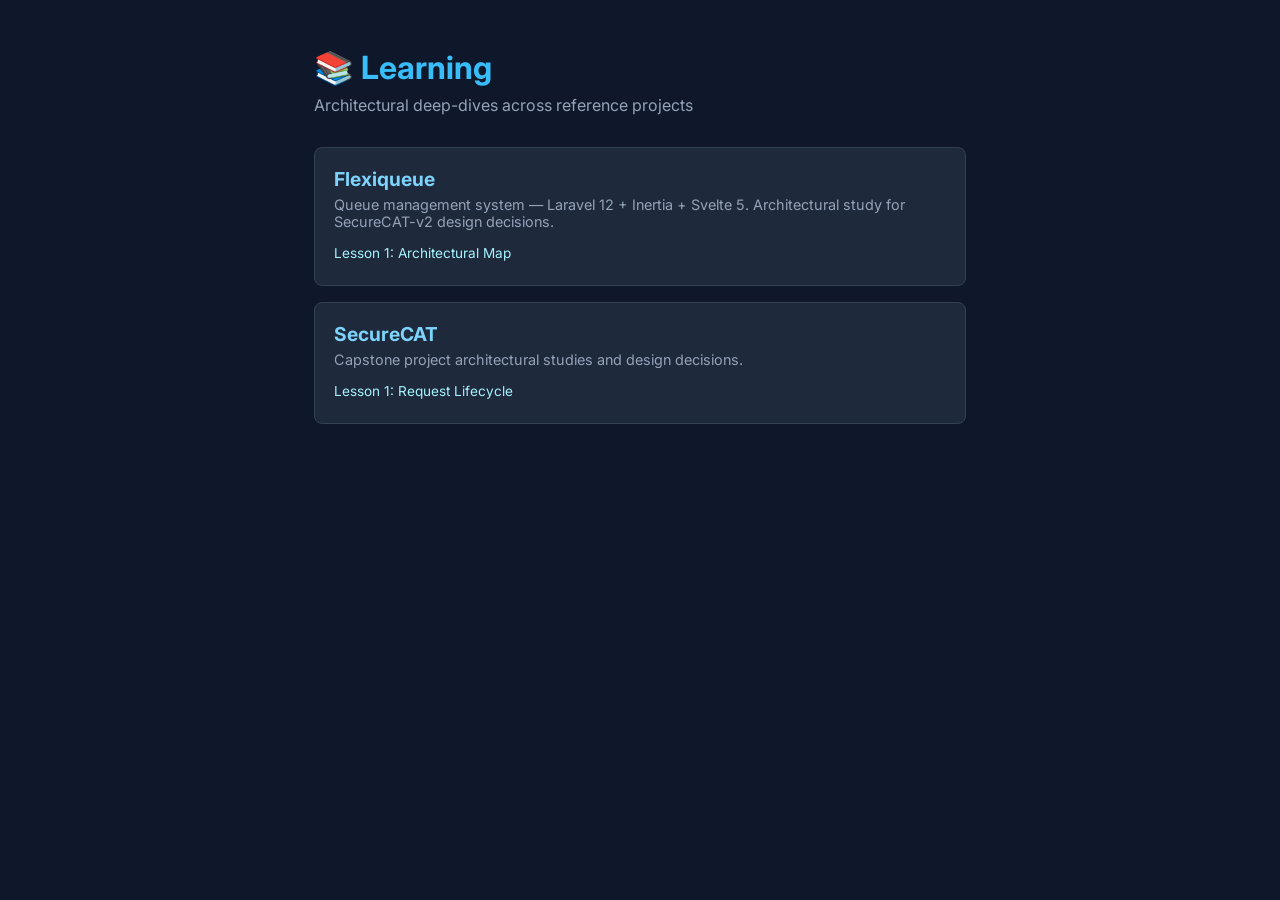
<file: index.html>
<!DOCTYPE html>
<html lang="en">
<head>
<meta charset="UTF-8">
<meta name="viewport" content="width=device-width, initial-scale=1.0">
<title>Learning Repository</title>
<style>
  @import url('https://fonts.googleapis.com/css2?family=Inter:wght@400;600;700&display=swap');
  * { margin: 0; padding: 0; box-sizing: border-box; }
  body { font-family: 'Inter', sans-serif; background: #0f172a; color: #e2e8f0; max-width: 700px; margin: 0 auto; padding: 3rem 1.5rem; }
  h1 { font-size: 2rem; color: #38bdf8; margin-bottom: 0.5rem; }
  .sub { color: #94a3b8; margin-bottom: 2rem; }
  .topic { background: #1e293b; border-radius: 8px; padding: 1.2rem; margin-bottom: 1rem; border: 1px solid #334155; }
  .topic h2 { font-size: 1.2rem; color: #7dd3fc; margin-bottom: 0.3rem; }
  .topic p { color: #94a3b8; font-size: 0.9rem; margin-bottom: 0.5rem; }
  .topic a { color: #60a5fa; text-decoration: none; font-size: 0.85rem; }
  .topic a:hover { text-decoration: underline; }
  .lessons { list-style: none; margin-top: 0.5rem; }
  .lessons li { padding: 0.25rem 0; }
  .lessons a { color: #a5f3fc; }
  .tag { display: inline-block; background: #1e3a5f; padding: 0.15em 0.5em; border-radius: 4px; font-size: 0.7rem; color: #60a5fa; }
</style>
</head>
<body>
<h1>📚 Learning</h1>
<p class="sub">Architectural deep-dives across reference projects</p>

<div class="topic">
  <h2>Flexiqueue</h2>
  <p>Queue management system — Laravel 12 + Inertia + Svelte 5. Architectural study for SecureCAT-v2 design decisions.</p>
  <ul class="lessons">
    <li><a href="flexiqueue/lessons/0001-architectural-map.html">Lesson 1: Architectural Map</a></li>
  </ul>
</div>

<div class="topic">
  <h2>SecureCAT</h2>
  <p>Capstone project architectural studies and design decisions.</p>
  <ul class="lessons">
    <li><a href="securecat/lessons/0001-request-lifecycle.html">Lesson 1: Request Lifecycle</a></li>
  </ul>
</div>
</body>
</html>
</file>
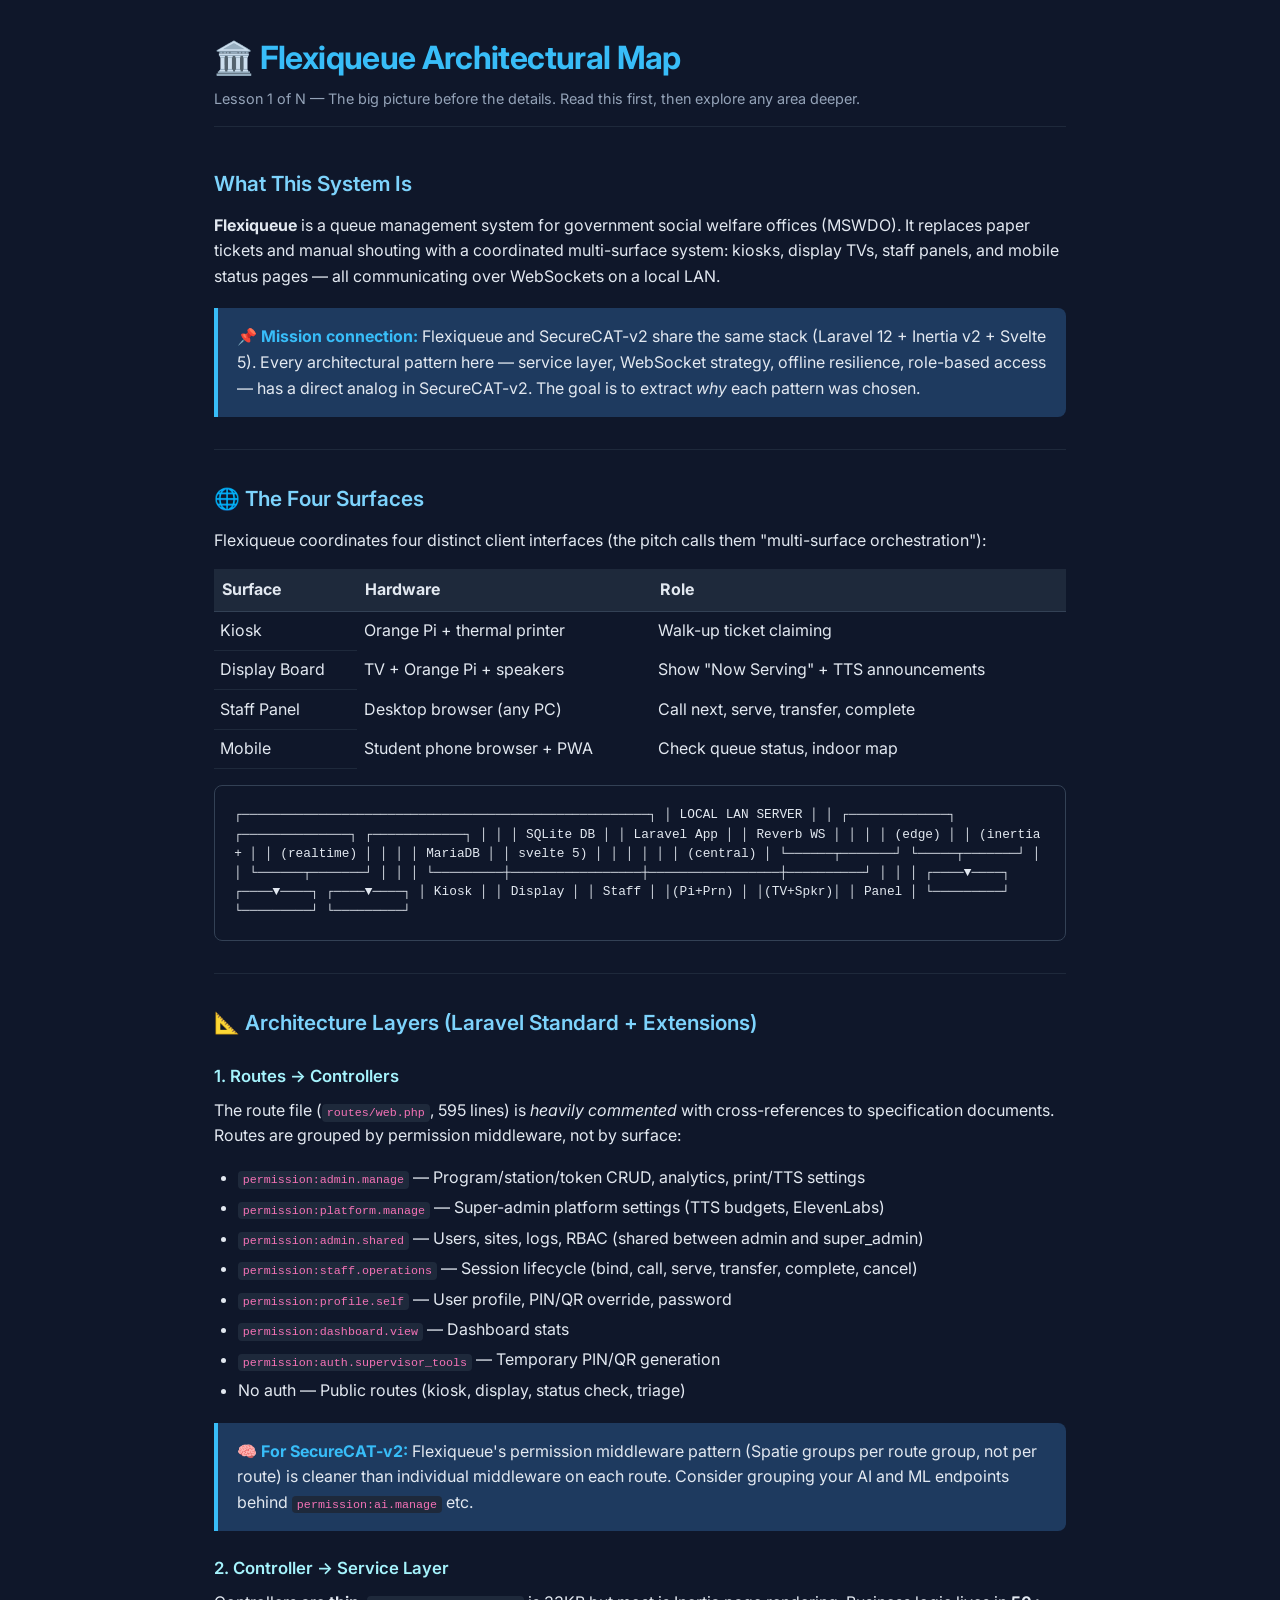
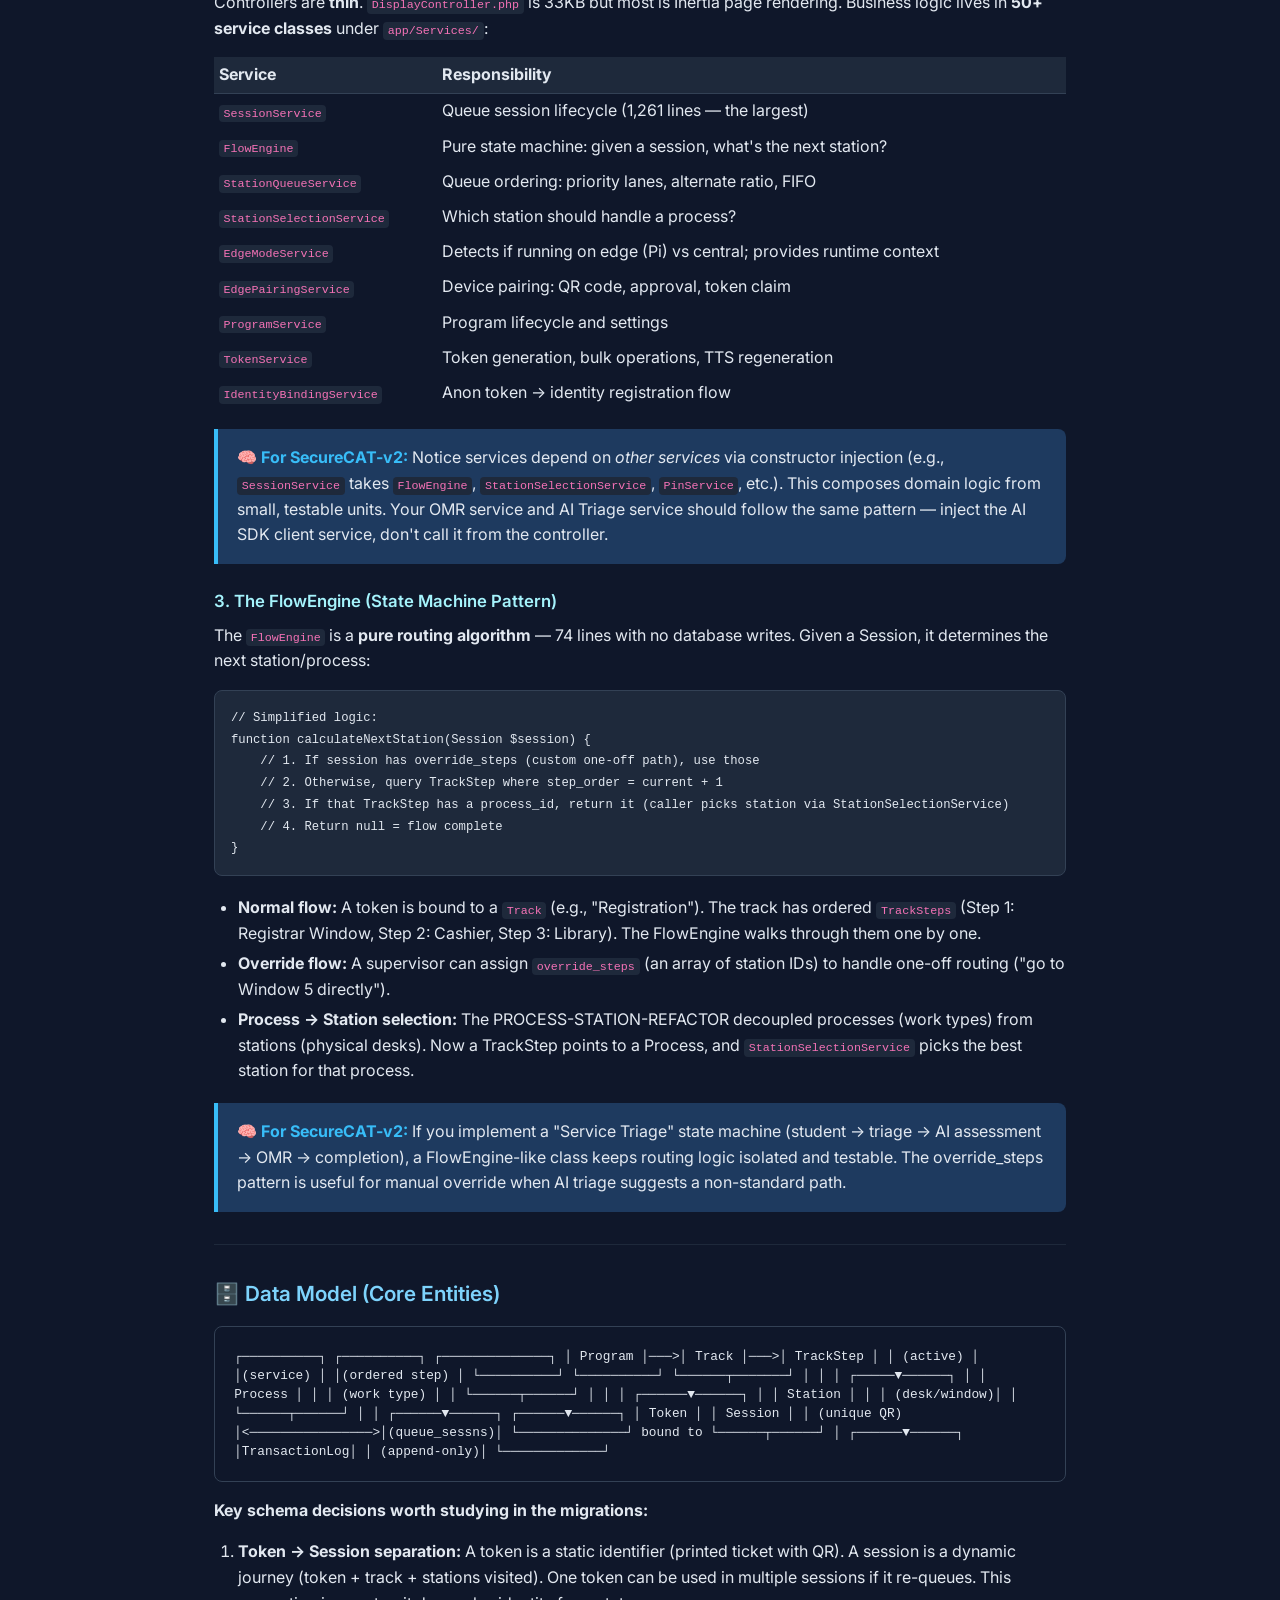
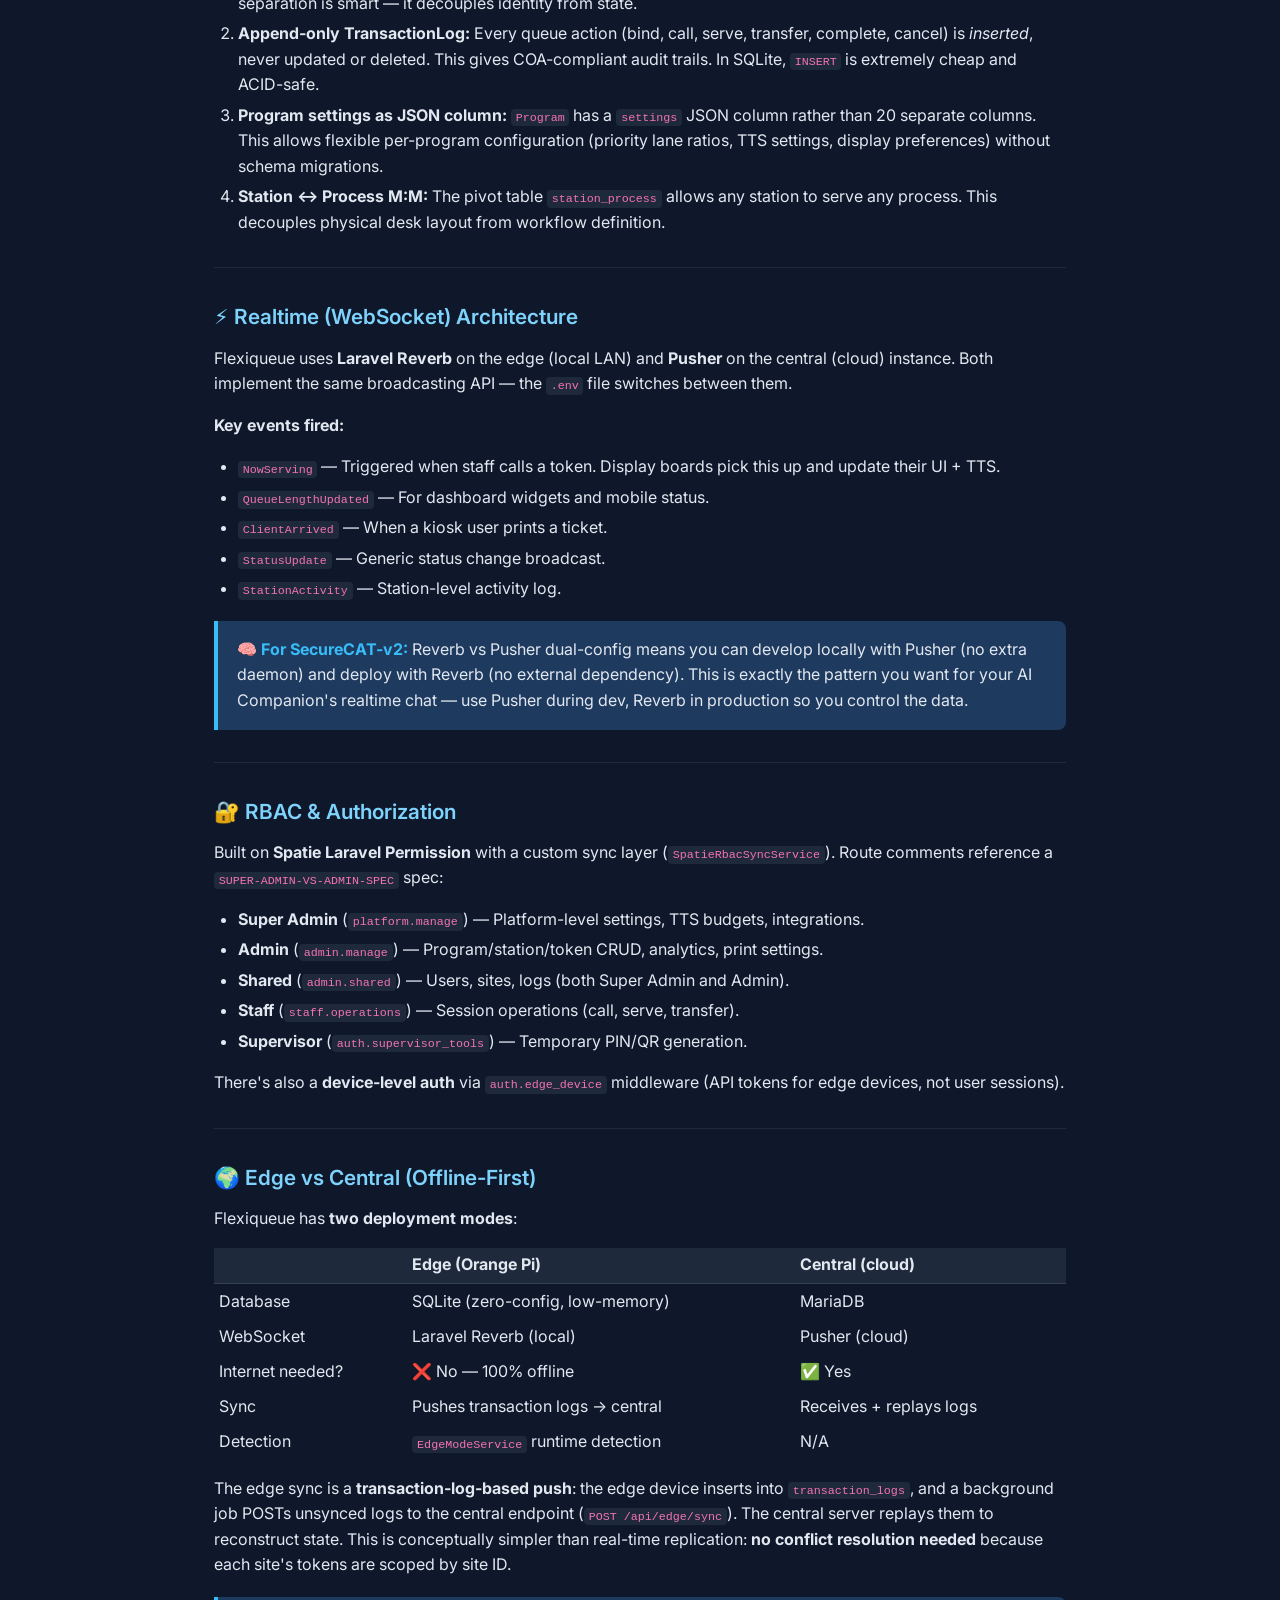
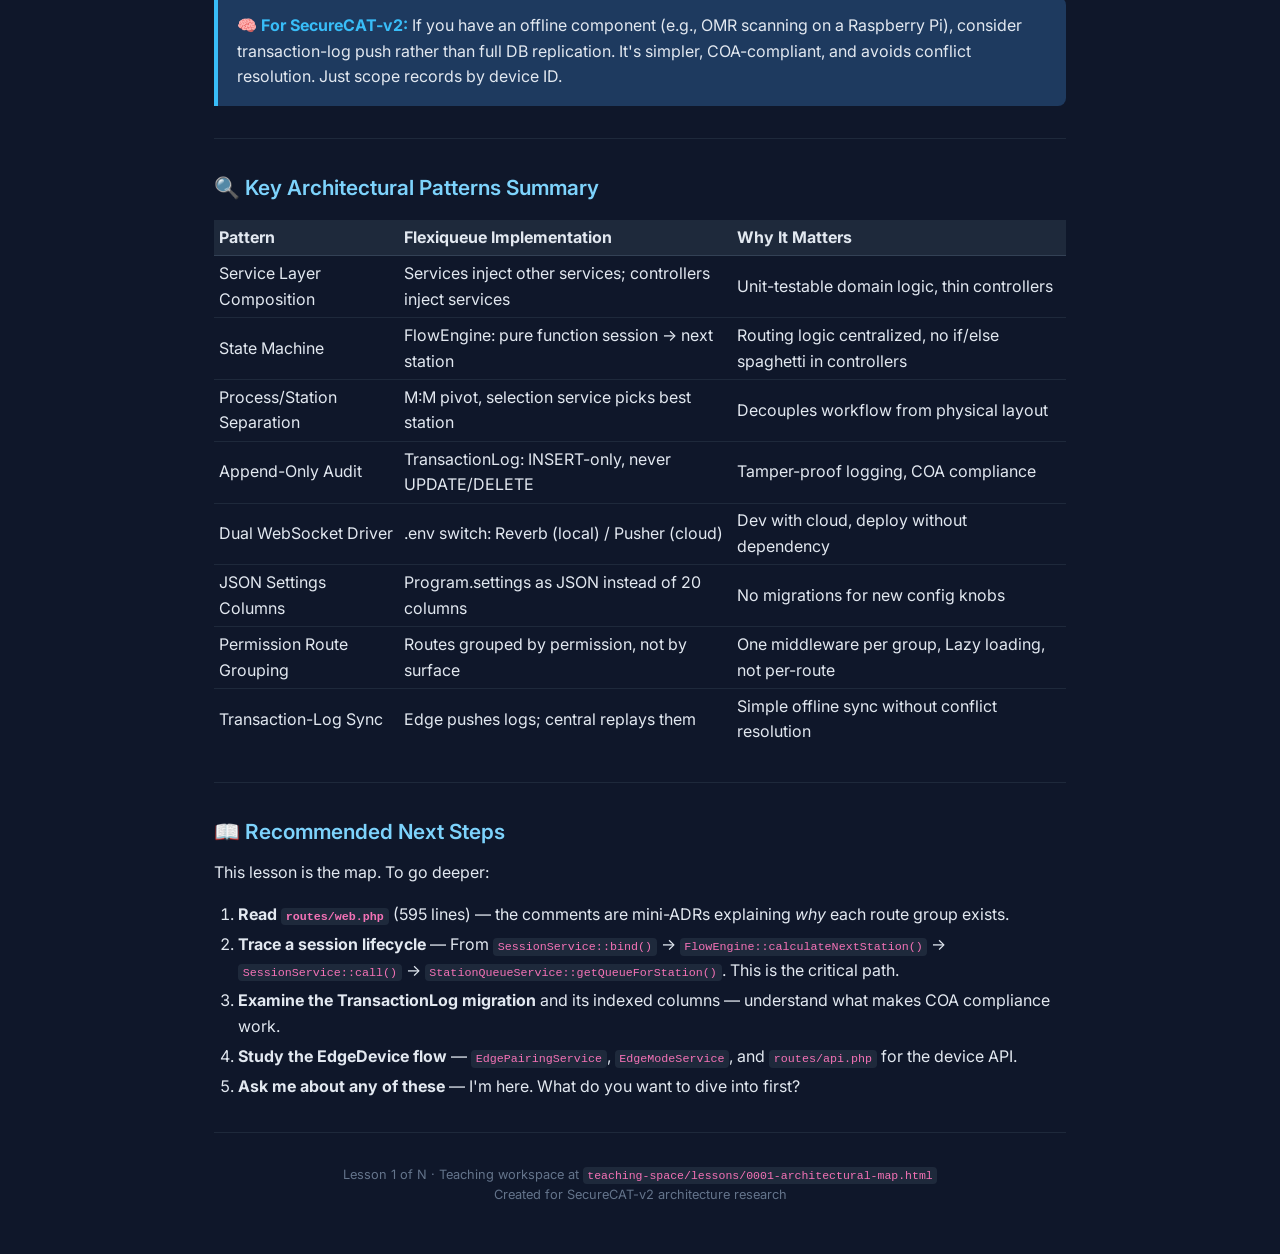
<file: flexiqueue/lessons/0001-architectural-map.html>
<!DOCTYPE html>
<html lang="en">
<head>
<meta charset="UTF-8">
<meta name="viewport" content="width=device-width, initial-scale=1.0">
<title>Lesson 1: Flexiqueue Architectural Map</title>
<style>
  @import url('https://fonts.googleapis.com/css2?family=Inter:wght@400;500;600;700&display=swap');
  * { margin: 0; padding: 0; box-sizing: border-box; }
  body {
    font-family: 'Inter', system-ui, sans-serif;
    background: #0f172a;
    color: #e2e8f0;
    line-height: 1.6;
    max-width: 900px;
    margin: 0 auto;
    padding: 2rem 1.5rem;
  }
  h1 { font-size: 2rem; font-weight: 700; color: #38bdf8; margin-bottom: 0.25rem; letter-spacing: -0.02em; }
  .subtitle { color: #94a3b8; font-size: 0.9rem; margin-bottom: 2.5rem; border-bottom: 1px solid #1e293b; padding-bottom: 1rem; }
  h2 { font-size: 1.3rem; font-weight: 600; color: #7dd3fc; margin-top: 2rem; margin-bottom: 0.75rem; }
  h3 { font-size: 1.05rem; font-weight: 600; color: #a5f3fc; margin-top: 1.5rem; margin-bottom: 0.5rem; }
  p { margin-bottom: 1rem; }
  code { background: #1e293b; padding: 0.15em 0.4em; border-radius: 4px; font-size: 0.9em; color: #f472b6; }
  pre { background: #1e293b; padding: 1rem; border-radius: 8px; overflow-x: auto; font-size: 0.85rem; border: 1px solid #334155; margin-bottom: 1.2rem; }
  pre code { background: none; padding: 0; color: #e2e8f0; }
  .callout {
    background: #1e3a5f; border-left: 4px solid #38bdf8; padding: 1rem 1.2rem; border-radius: 0 8px 8px 0; margin: 1.2rem 0;
  }
  .callout strong { color: #38bdf8; }
  ul, ol { margin-bottom: 1rem; padding-left: 1.5rem; }
  li { margin-bottom: 0.3rem; }
  a { color: #7dd3fc; }
  .diagram {
    background: #0f172a; border: 1px solid #334155; border-radius: 8px; padding: 1.2rem; margin: 1rem 0; font-family: 'Courier New', monospace; font-size: 0.8rem; line-height: 1.5; overflow-x: auto;
  }
  .tag { display: inline-block; background: #1e293b; padding: 0.1em 0.5em; border-radius: 4px; font-size: 0.75rem; color: #94a3b8; margin-right: 0.25rem; }
  .tag.infrastructure { background: #1e3a5f; color: #60a5fa; }
  .tag.domain { background: #3b2754; color: #c084fc; }
  .tag.realtime { background: #1e3a2f; color: #34d399; }
  .tag.edge { background: #3b2f1e; color: #fbbf24; }
  hr { border: none; border-top: 1px solid #1e293b; margin: 2rem 0; }
</style>
</head>
<body>

<h1>🏛️ Flexiqueue Architectural Map</h1>
<p class="subtitle">Lesson 1 of N &mdash; The big picture before the details. Read this first, then explore any area deeper.</p>

<h2>What This System Is</h2>
<p>
<strong>Flexiqueue</strong> is a queue management system for government social welfare offices (MSWDO). It replaces paper tickets and manual shouting with a coordinated multi-surface system: kiosks, display TVs, staff panels, and mobile status pages — all communicating over WebSockets on a local LAN.
</p>

<div class="callout">
<strong>📌 Mission connection:</strong> Flexiqueue and SecureCAT-v2 share the same stack (Laravel 12 + Inertia v2 + Svelte 5). Every architectural pattern here — service layer, WebSocket strategy, offline resilience, role-based access — has a direct analog in SecureCAT-v2. The goal is to extract <em>why</em> each pattern was chosen.
</div>

<hr>

<h2>🌐 The Four Surfaces</h2>
<p>Flexiqueue coordinates four distinct client interfaces (the pitch calls them "multi-surface orchestration"):</p>

<table style="width:100%; border-collapse: collapse; margin:1rem 0;">
  <tr style="background:#1e293b;">
    <th style="padding:0.5rem; text-align:left; border-bottom:1px solid #334155;">Surface</th>
    <th style="padding:0.5rem; text-align:left; border-bottom:1px solid #334155;">Hardware</th>
    <th style="padding:0.5rem; text-align:left; border-bottom:1px solid #334155;">Role</th>
  </tr>
  <tr><td style="padding:0.4rem; border-bottom:1px solid #1e293b;">Kiosk</td><td style="padding:0.4rem;">Orange Pi + thermal printer</td><td style="padding:0.4rem;">Walk-up ticket claiming</td></tr>
  <tr><td style="padding:0.4rem; border-bottom:1px solid #1e293b;">Display Board</td><td style="padding:0.4rem;">TV + Orange Pi + speakers</td><td style="padding:0.4rem;">Show "Now Serving" + TTS announcements</td></tr>
  <tr><td style="padding:0.4rem; border-bottom:1px solid #1e293b;">Staff Panel</td><td style="padding:0.4rem;">Desktop browser (any PC)</td><td style="padding:0.4rem;">Call next, serve, transfer, complete</td></tr>
  <tr><td style="padding:0.4rem; border-bottom:1px solid #1e293b;">Mobile</td><td style="padding:0.4rem;">Student phone browser + PWA</td><td style="padding:0.4rem;">Check queue status, indoor map</td></tr>
</table>

<div class="diagram">
┌─────────────────────────────────────────────────────┐
│                  LOCAL LAN SERVER                     │
│  ┌─────────────┐  ┌──────────────┐  ┌────────────┐  │
│  │  SQLite DB   │  │ Laravel App  │  │  Reverb WS  │  │
│  │  (edge)      │  │ (inertia +   │  │  (realtime) │  │
│  │  MariaDB     │  │  svelte 5)   │  │             │  │
│  │  (central)   │  └──────┬───────┘  └─────┬───────┘  │
│  └──────┬───────┘         │                 │          │
└─────────┼─────────────────┼─────────────────┼──────────┘
          │                 │                 │
     ┌────▼────┐      ┌────▼────┐      ┌────▼────┐
     │  Kiosk  │      │ Display │      │  Staff  │
     │(Pi+Prn) │      │(TV+Spkr)│      │  Panel  │
     └─────────┘      └─────────┘      └─────────┘
</div>

<hr>

<h2>📐 Architecture Layers (Laravel Standard + Extensions)</h2>

<h3>1. Routes → Controllers</h3>
<p>The route file (<code>routes/web.php</code>, 595 lines) is <em>heavily commented</em> with cross-references to specification documents. Routes are grouped by permission middleware, not by surface:</p>
<ul>
  <li><code>permission:admin.manage</code> — Program/station/token CRUD, analytics, print/TTS settings</li>
  <li><code>permission:platform.manage</code> — Super-admin platform settings (TTS budgets, ElevenLabs)</li>
  <li><code>permission:admin.shared</code> — Users, sites, logs, RBAC (shared between admin and super_admin)</li>
  <li><code>permission:staff.operations</code> — Session lifecycle (bind, call, serve, transfer, complete, cancel)</li>
  <li><code>permission:profile.self</code> — User profile, PIN/QR override, password</li>
  <li><code>permission:dashboard.view</code> — Dashboard stats</li>
  <li><code>permission:auth.supervisor_tools</code> — Temporary PIN/QR generation</li>
  <li>No auth — Public routes (kiosk, display, status check, triage)</li>
</ul>

<div class="callout">
<strong>🧠 For SecureCAT-v2:</strong> Flexiqueue's permission middleware pattern (Spatie groups per route group, not per route) is cleaner than individual middleware on each route. Consider grouping your AI and ML endpoints behind <code>permission:ai.manage</code> etc.
</div>

<h3>2. Controller → Service Layer</h3>
<p>Controllers are <strong>thin</strong>. <code>DisplayController.php</code> is 33KB but most is Inertia page rendering. Business logic lives in <strong>50+ service classes</strong> under <code>app/Services/</code>:</p>
<table style="width:100%; border-collapse: collapse; margin:1rem 0;">
  <tr style="background:#1e293b;">
    <th style="padding:0.3rem; text-align:left; border-bottom:1px solid #334155;">Service</th>
    <th style="padding:0.3rem; text-align:left; border-bottom:1px solid #334155;">Responsibility</th>
  </tr>
  <tr><td style="padding:0.3rem;"><code>SessionService</code></td><td style="padding:0.3rem;">Queue session lifecycle (1,261 lines — the largest)</td></tr>
  <tr><td style="padding:0.3rem;"><code>FlowEngine</code></td><td style="padding:0.3rem;">Pure state machine: given a session, what's the next station?</td></tr>
  <tr><td style="padding:0.3rem;"><code>StationQueueService</code></td><td style="padding:0.3rem;">Queue ordering: priority lanes, alternate ratio, FIFO</td></tr>
  <tr><td style="padding:0.3rem;"><code>StationSelectionService</code></td><td style="padding:0.3rem;">Which station should handle a process?</td></tr>
  <tr><td style="padding:0.3rem;"><code>EdgeModeService</code></td><td style="padding:0.3rem;">Detects if running on edge (Pi) vs central; provides runtime context</td></tr>
  <tr><td style="padding:0.3rem;"><code>EdgePairingService</code></td><td style="padding:0.3rem;">Device pairing: QR code, approval, token claim</td></tr>
  <tr><td style="padding:0.3rem;"><code>ProgramService</code></td><td style="padding:0.3rem;">Program lifecycle and settings</td></tr>
  <tr><td style="padding:0.3rem;"><code>TokenService</code></td><td style="padding:0.3rem;">Token generation, bulk operations, TTS regeneration</td></tr>
  <tr><td style="padding:0.3rem;"><code>IdentityBindingService</code></td><td style="padding:0.3rem;">Anon token → identity registration flow</td></tr>
</table>

<div class="callout">
<strong>🧠 For SecureCAT-v2:</strong> Notice services depend on <em>other services</em> via constructor injection (e.g., <code>SessionService</code> takes <code>FlowEngine</code>, <code>StationSelectionService</code>, <code>PinService</code>, etc.). This composes domain logic from small, testable units. Your OMR service and AI Triage service should follow the same pattern — inject the AI SDK client service, don't call it from the controller.
</div>

<h3>3. The FlowEngine (State Machine Pattern)</h3>
<p>The <code>FlowEngine</code> is a <strong>pure routing algorithm</strong> — 74 lines with no database writes. Given a Session, it determines the next station/process:</p>
<pre><code>// Simplified logic:
function calculateNextStation(Session $session) {
    // 1. If session has override_steps (custom one-off path), use those
    // 2. Otherwise, query TrackStep where step_order = current + 1
    // 3. If that TrackStep has a process_id, return it (caller picks station via StationSelectionService)
    // 4. Return null = flow complete
}</code></pre>

<ul>
  <li><strong>Normal flow:</strong> A token is bound to a <code>Track</code> (e.g., "Registration"). The track has ordered <code>TrackSteps</code> (Step 1: Registrar Window, Step 2: Cashier, Step 3: Library). The FlowEngine walks through them one by one.</li>
  <li><strong>Override flow:</strong> A supervisor can assign <code>override_steps</code> (an array of station IDs) to handle one-off routing ("go to Window 5 directly").</li>
  <li><strong>Process → Station selection:</strong> The PROCESS-STATION-REFACTOR decoupled processes (work types) from stations (physical desks). Now a TrackStep points to a Process, and <code>StationSelectionService</code> picks the best station for that process.</li>
</ul>

<div class="callout">
<strong>🧠 For SecureCAT-v2:</strong> If you implement a "Service Triage" state machine (student → triage → AI assessment → OMR → completion), a FlowEngine-like class keeps routing logic isolated and testable. The override_steps pattern is useful for manual override when AI triage suggests a non-standard path.
</div>

<hr>

<h2>🗄️ Data Model (Core Entities)</h2>

<div class="diagram">
┌──────────┐    ┌──────────┐    ┌──────────────┐
│ Program   │───>│  Track   │───>│  TrackStep    │
│ (active)  │    │(service) │    │(ordered step) │
└──────────┘    └──────────┘    └──────┬───────┘
       │                               │
       │                         ┌─────▼──────┐
       │                         │  Process    │
       │                         │ (work type) │
       │                         └──────┬──────┘
       │                                │
       │                         ┌──────▼──────┐
       │                         │  Station     │
       │                         │ (desk/window)│
       │                         └──────┬──────┘
       │                                │
┌──────▼──────┐                  ┌──────▼──────┐
│    Token     │                  │   Session    │
│ (unique QR)  │<────────────────>│(queue_sessns)│
└──────────────┘   bound to       └──────┬──────┘
                                          │
                                   ┌──────▼──────┐
                                   │TransactionLog│
                                   │ (append-only)│
                                   └─────────────┘
</div>

<p><strong>Key schema decisions worth studying in the migrations:</strong></p>
<ol>
  <li><strong>Token → Session separation:</strong> A token is a static identifier (printed ticket with QR). A session is a dynamic journey (token + track + stations visited). One token can be used in multiple sessions if it re-queues. This separation is smart — it decouples identity from state.</li>
  <li><strong>Append-only TransactionLog:</strong> Every queue action (bind, call, serve, transfer, complete, cancel) is <em>inserted</em>, never updated or deleted. This gives COA-compliant audit trails. In SQLite, <code>INSERT</code> is extremely cheap and ACID-safe.</li>
  <li><strong>Program settings as JSON column:</strong> <code>Program</code> has a <code>settings</code> JSON column rather than 20 separate columns. This allows flexible per-program configuration (priority lane ratios, TTS settings, display preferences) without schema migrations.</li>
  <li><strong>Station ↔ Process M:M:</strong> The pivot table <code>station_process</code> allows any station to serve any process. This decouples physical desk layout from workflow definition.</li>
</ol>

<hr>

<h2>⚡ Realtime (WebSocket) Architecture</h2>
<p>Flexiqueue uses <strong>Laravel Reverb</strong> on the edge (local LAN) and <strong>Pusher</strong> on the central (cloud) instance. Both implement the same broadcasting API — the <code>.env</code> file switches between them.</p>

<p><strong>Key events fired:</strong></p>
<ul>
  <li><code>NowServing</code> — Triggered when staff calls a token. Display boards pick this up and update their UI + TTS.</li>
  <li><code>QueueLengthUpdated</code> — For dashboard widgets and mobile status.</li>
  <li><code>ClientArrived</code> — When a kiosk user prints a ticket.</li>
  <li><code>StatusUpdate</code> — Generic status change broadcast.</li>
  <li><code>StationActivity</code> — Station-level activity log.</li>
</ul>

<div class="callout">
<strong>🧠 For SecureCAT-v2:</strong> Reverb vs Pusher dual-config means you can develop locally with Pusher (no extra daemon) and deploy with Reverb (no external dependency). This is exactly the pattern you want for your AI Companion's realtime chat — use Pusher during dev, Reverb in production so you control the data.
</div>

<hr>

<h2>🔐 RBAC & Authorization</h2>
<p>Built on <strong>Spatie Laravel Permission</strong> with a custom sync layer (<code>SpatieRbacSyncService</code>). Route comments reference a <code>SUPER-ADMIN-VS-ADMIN-SPEC</code> spec:</p>
<ul>
  <li><strong>Super Admin</strong> (<code>platform.manage</code>) — Platform-level settings, TTS budgets, integrations.</li>
  <li><strong>Admin</strong> (<code>admin.manage</code>) — Program/station/token CRUD, analytics, print settings.</li>
  <li><strong>Shared</strong> (<code>admin.shared</code>) — Users, sites, logs (both Super Admin and Admin).</li>
  <li><strong>Staff</strong> (<code>staff.operations</code>) — Session operations (call, serve, transfer).</li>
  <li><strong>Supervisor</strong> (<code>auth.supervisor_tools</code>) — Temporary PIN/QR generation.</li>
</ul>
<p>There's also a <strong>device-level auth</strong> via <code>auth.edge_device</code> middleware (API tokens for edge devices, not user sessions).</p>

<hr>

<h2>🌍 Edge vs Central (Offline-First)</h2>
<p>Flexiqueue has <strong>two deployment modes</strong>:</p>

<table style="width:100%; border-collapse: collapse; margin:1rem 0;">
  <tr style="background:#1e293b;">
    <th style="padding:0.3rem; text-align:left; border-bottom:1px solid #334155;"></th>
    <th style="padding:0.3rem; text-align:left; border-bottom:1px solid #334155;">Edge (Orange Pi)</th>
    <th style="padding:0.3rem; text-align:left; border-bottom:1px solid #334155;">Central (cloud)</th>
  </tr>
  <tr><td style="padding:0.3rem;">Database</td><td style="padding:0.3rem;">SQLite (zero-config, low-memory)</td><td style="padding:0.3rem;">MariaDB</td></tr>
  <tr><td style="padding:0.3rem;">WebSocket</td><td style="padding:0.3rem;">Laravel Reverb (local)</td><td style="padding:0.3rem;">Pusher (cloud)</td></tr>
  <tr><td style="padding:0.3rem;">Internet needed?</td><td style="padding:0.3rem;">❌ No — 100% offline</td><td style="padding:0.3rem;">✅ Yes</td></tr>
  <tr><td style="padding:0.3rem;">Sync</td><td style="padding:0.3rem;">Pushes transaction logs → central</td><td style="padding:0.3rem;">Receives + replays logs</td></tr>
  <tr><td style="padding:0.3rem;">Detection</td><td style="padding:0.3rem;"><code>EdgeModeService</code> runtime detection</td><td style="padding:0.3rem;">N/A</td></tr>
</table>

<p>The edge sync is a <strong>transaction-log-based push</strong>: the edge device inserts into <code>transaction_logs</code>, and a background job POSTs unsynced logs to the central endpoint (<code>POST /api/edge/sync</code>). The central server replays them to reconstruct state. This is conceptually simpler than real-time replication: <strong>no conflict resolution needed</strong> because each site's tokens are scoped by site ID.</p>

<div class="callout">
<strong>🧠 For SecureCAT-v2:</strong> If you have an offline component (e.g., OMR scanning on a Raspberry Pi), consider transaction-log push rather than full DB replication. It's simpler, COA-compliant, and avoids conflict resolution. Just scope records by device ID.
</div>

<hr>

<h2>🔍 Key Architectural Patterns Summary</h2>

<table style="width:100%; border-collapse: collapse; margin:1rem 0;">
  <tr style="background:#1e293b;">
    <th style="padding:0.3rem; text-align:left; border-bottom:1px solid #334155;">Pattern</th>
    <th style="padding:0.3rem; text-align:left; border-bottom:1px solid #334155;">Flexiqueue Implementation</th>
    <th style="padding:0.3rem; text-align:left; border-bottom:1px solid #334155;">Why It Matters</th>
  </tr>
  <tr>
    <td style="padding:0.3rem; border-bottom:1px solid #1e293b;">Service Layer Composition</td>
    <td style="padding:0.3rem; border-bottom:1px solid #1e293b;">Services inject other services; controllers inject services</td>
    <td style="padding:0.3rem; border-bottom:1px solid #1e293b;">Unit-testable domain logic, thin controllers</td>
  </tr>
  <tr>
    <td style="padding:0.3rem; border-bottom:1px solid #1e293b;">State Machine</td>
    <td style="padding:0.3rem; border-bottom:1px solid #1e293b;">FlowEngine: pure function session → next station</td>
    <td style="padding:0.3rem; border-bottom:1px solid #1e293b;">Routing logic centralized, no if/else spaghetti in controllers</td>
  </tr>
  <tr>
    <td style="padding:0.3rem; border-bottom:1px solid #1e293b;">Process/Station Separation</td>
    <td style="padding:0.3rem; border-bottom:1px solid #1e293b;">M:M pivot, selection service picks best station</td>
    <td style="padding:0.3rem; border-bottom:1px solid #1e293b;">Decouples workflow from physical layout</td>
  </tr>
  <tr>
    <td style="padding:0.3rem; border-bottom:1px solid #1e293b;">Append-Only Audit</td>
    <td style="padding:0.3rem; border-bottom:1px solid #1e293b;">TransactionLog: INSERT-only, never UPDATE/DELETE</td>
    <td style="padding:0.3rem; border-bottom:1px solid #1e293b;">Tamper-proof logging, COA compliance</td>
  </tr>
  <tr>
    <td style="padding:0.3rem; border-bottom:1px solid #1e293b;">Dual WebSocket Driver</td>
    <td style="padding:0.3rem; border-bottom:1px solid #1e293b;">.env switch: Reverb (local) / Pusher (cloud)</td>
    <td style="padding:0.3rem; border-bottom:1px solid #1e293b;">Dev with cloud, deploy without dependency</td>
  </tr>
  <tr>
    <td style="padding:0.3rem; border-bottom:1px solid #1e293b;">JSON Settings Columns</td>
    <td style="padding:0.3rem; border-bottom:1px solid #1e293b;">Program.settings as JSON instead of 20 columns</td>
    <td style="padding:0.3rem; border-bottom:1px solid #1e293b;">No migrations for new config knobs</td>
  </tr>
  <tr>
    <td style="padding:0.3rem; border-bottom:1px solid #1e293b;">Permission Route Grouping</td>
    <td style="padding:0.3rem; border-bottom:1px solid #1e293b;">Routes grouped by permission, not by surface</td>
    <td style="padding:0.3rem; border-bottom:1px solid #1e293b;">One middleware per group, Lazy loading, not per-route</td>
  </tr>
  <tr>
    <td style="padding:0.3rem;">Transaction-Log Sync</td>
    <td style="padding:0.3rem;">Edge pushes logs; central replays them</td>
    <td style="padding:0.3rem;">Simple offline sync without conflict resolution</td>
  </tr>
</table>

<hr>

<h2>📖 Recommended Next Steps</h2>
<p>This lesson is the map. To go deeper:</p>
<ol>
  <li><strong>Read <code>routes/web.php</code></strong> (595 lines) — the comments are mini-ADRs explaining <em>why</em> each route group exists.</li>
  <li><strong>Trace a session lifecycle</strong> — From <code>SessionService::bind()</code> → <code>FlowEngine::calculateNextStation()</code> → <code>SessionService::call()</code> → <code>StationQueueService::getQueueForStation()</code>. This is the critical path.</li>
  <li><strong>Examine the TransactionLog migration</strong> and its indexed columns — understand what makes COA compliance work.</li>
  <li><strong>Study the EdgeDevice flow</strong> — <code>EdgePairingService</code>, <code>EdgeModeService</code>, and <code>routes/api.php</code> for the device API.</li>
  <li><strong>Ask me about any of these</strong> — I'm here. What do you want to dive into first?</li>
</ol>

<hr>

<p style="color:#64748b; font-size:0.8rem; text-align:center;">
  Lesson 1 of N · Teaching workspace at <code>teaching-space/lessons/0001-architectural-map.html</code><br>
  Created for SecureCAT-v2 architecture research
</p>

</body>
</html>
</file>
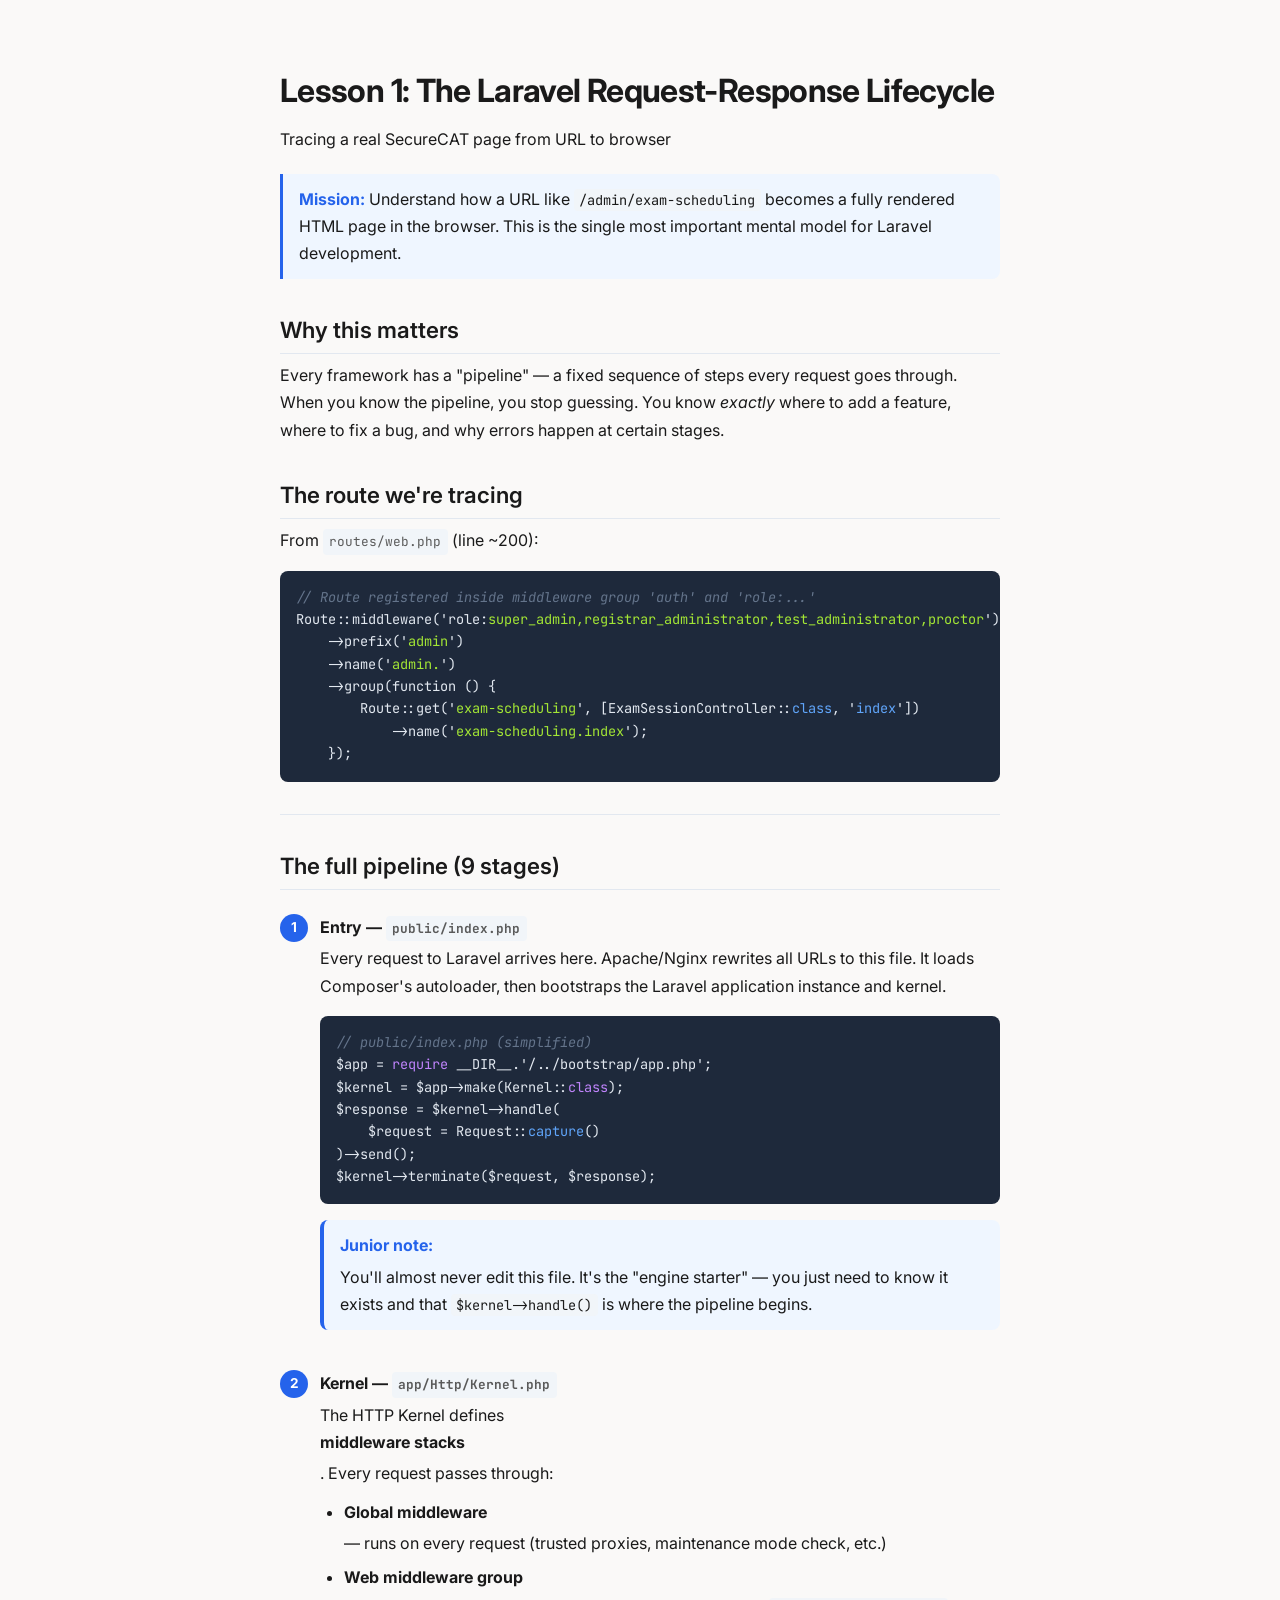
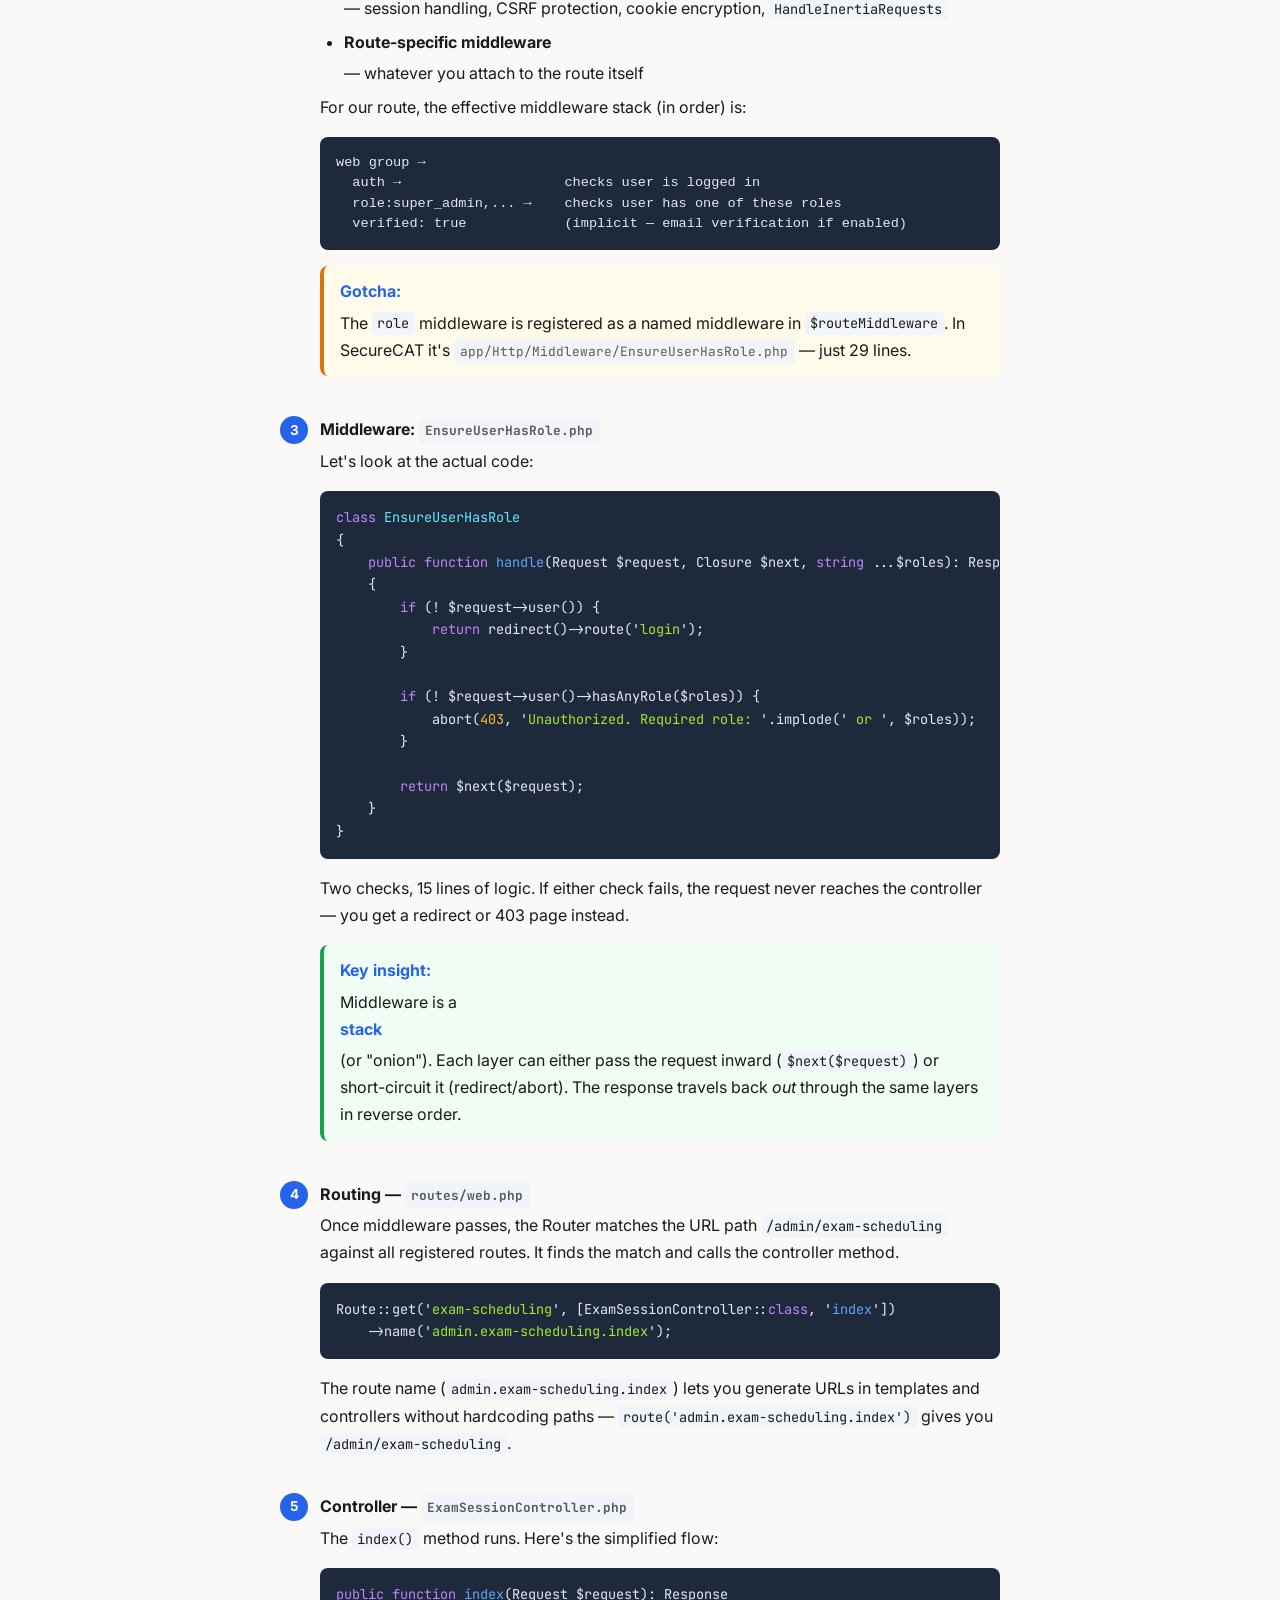
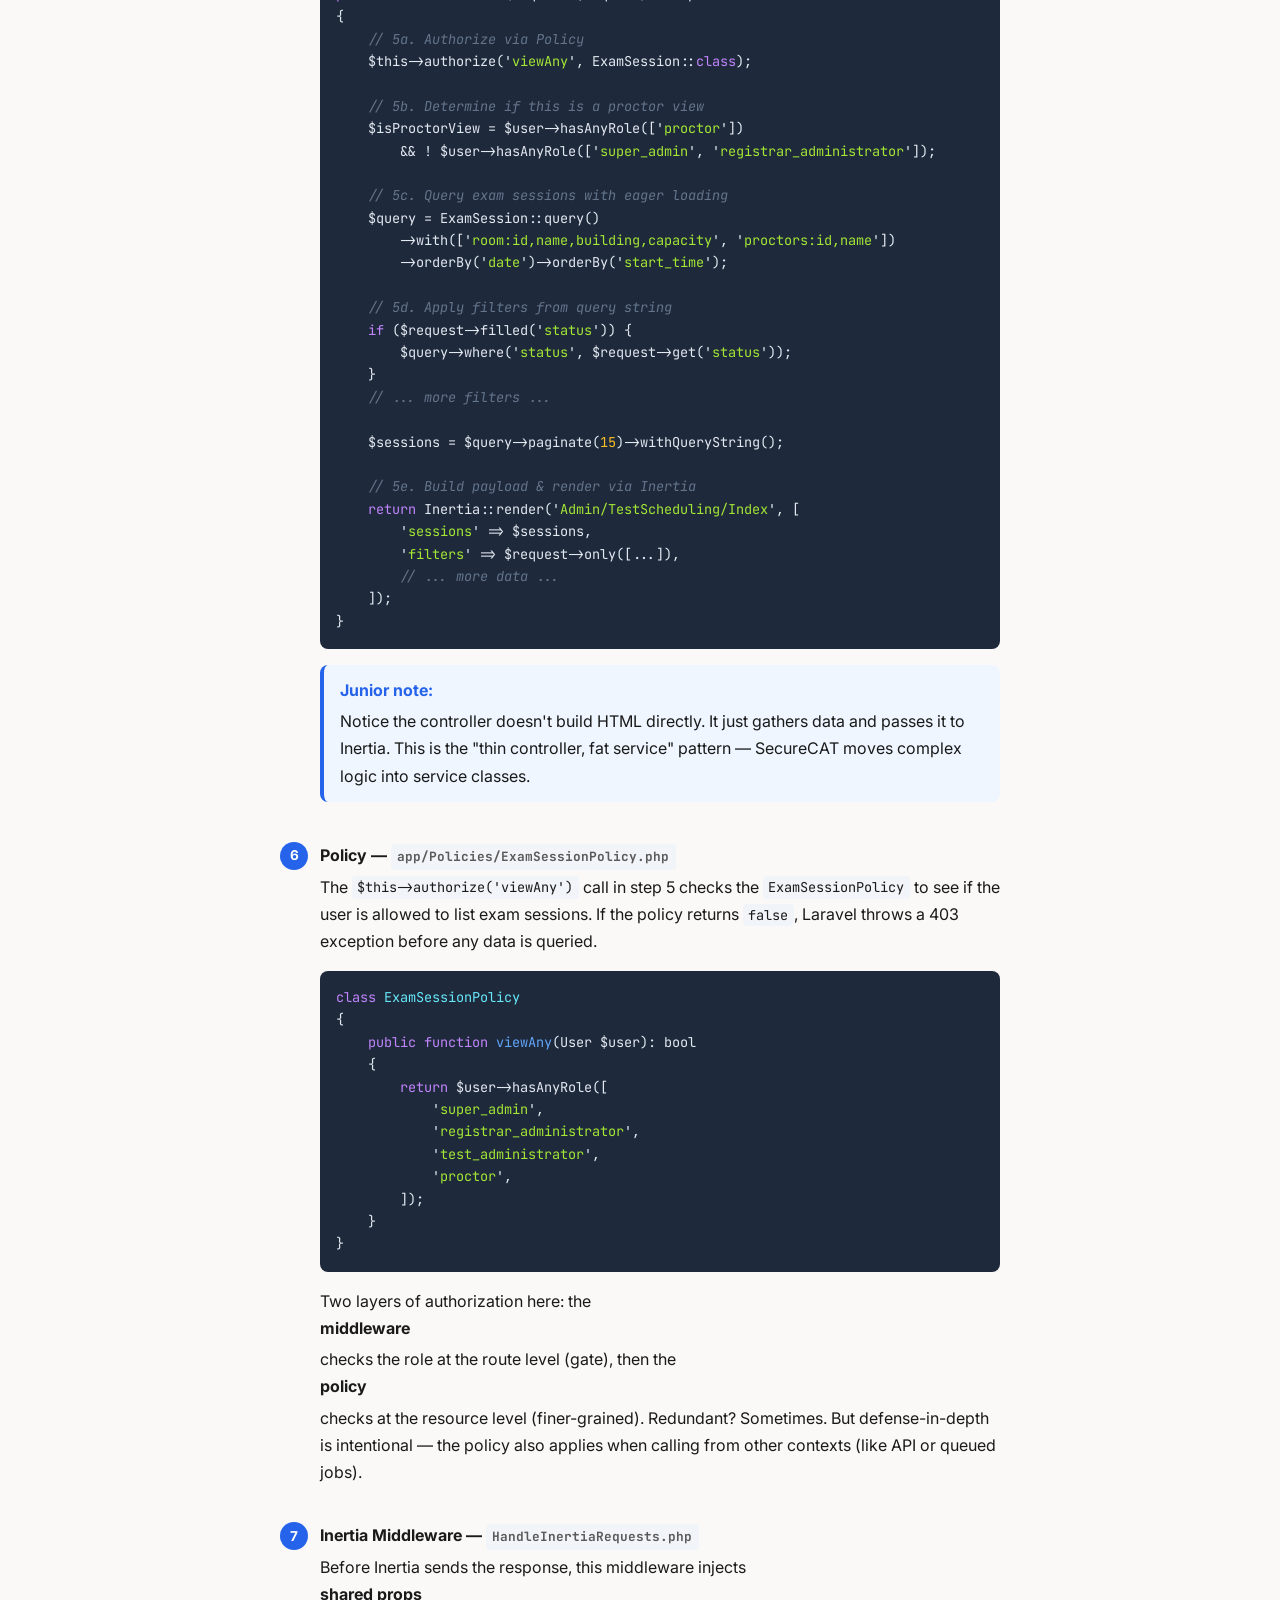
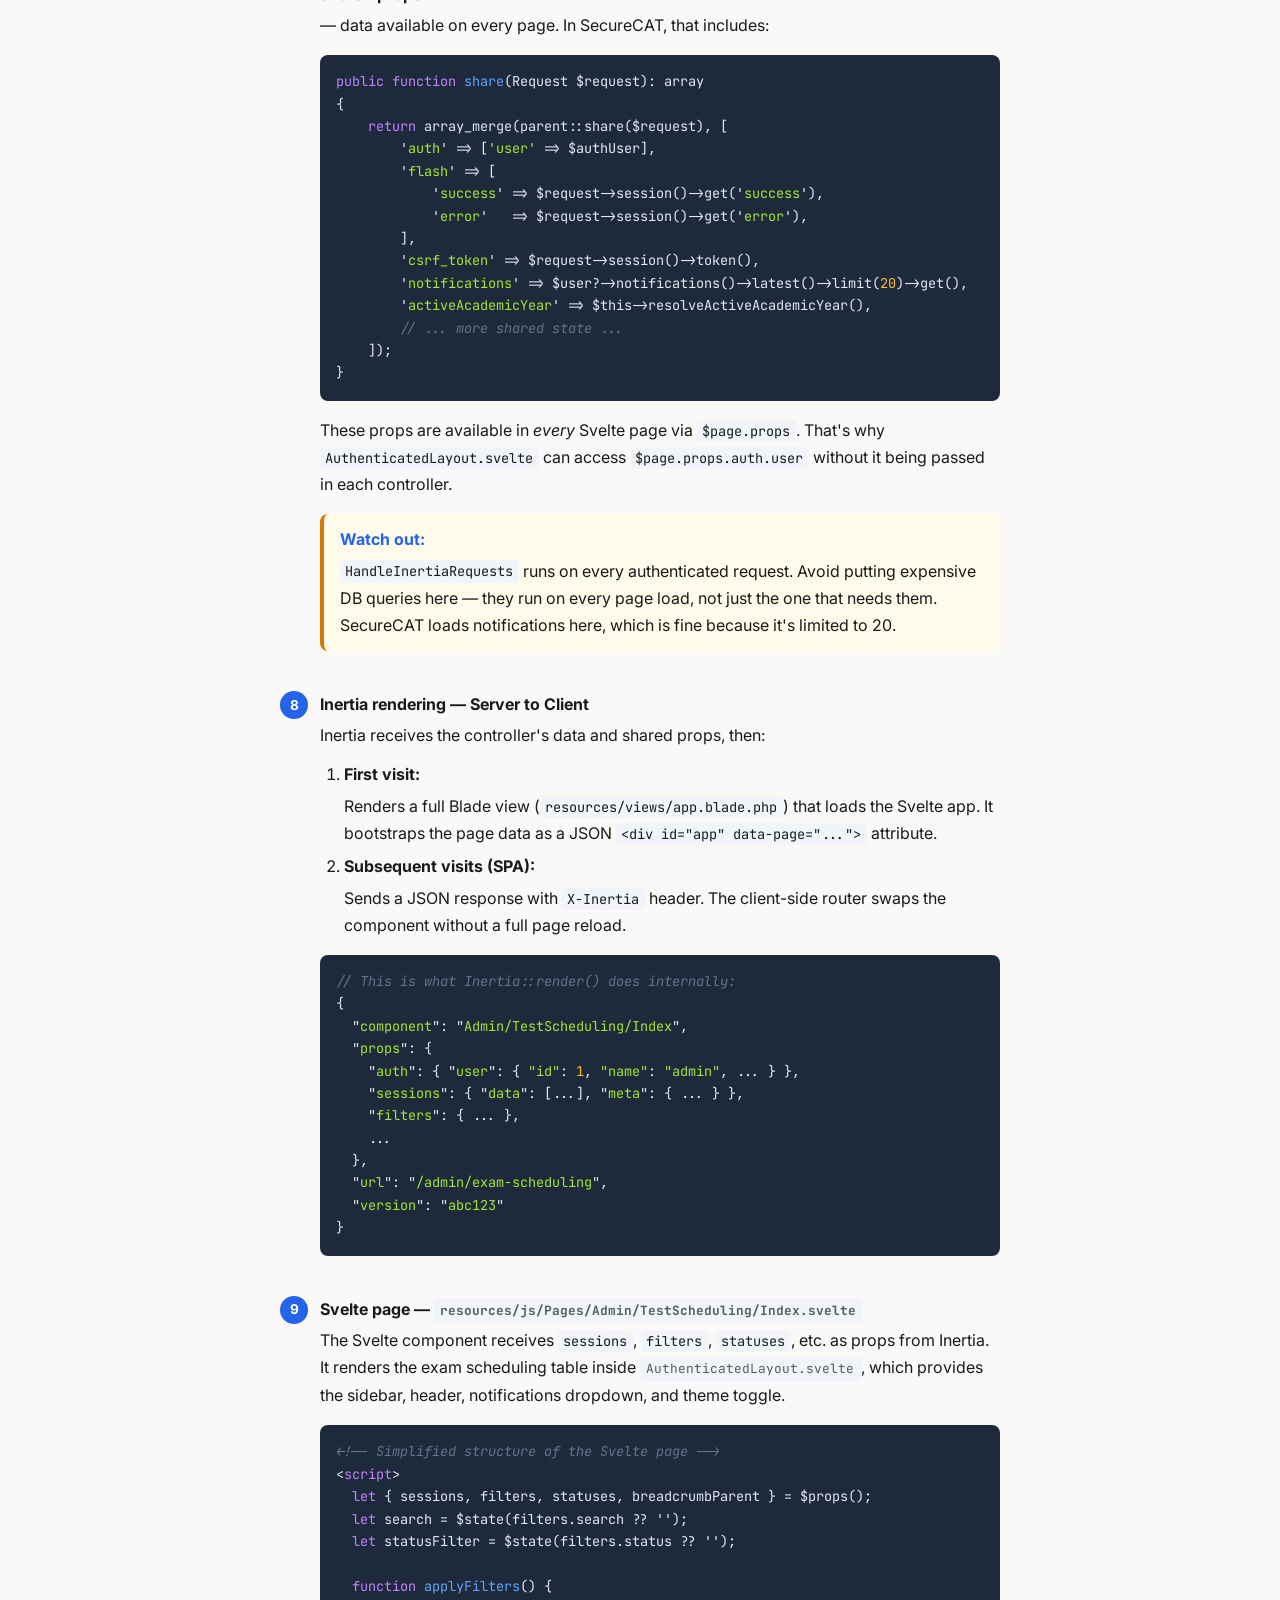
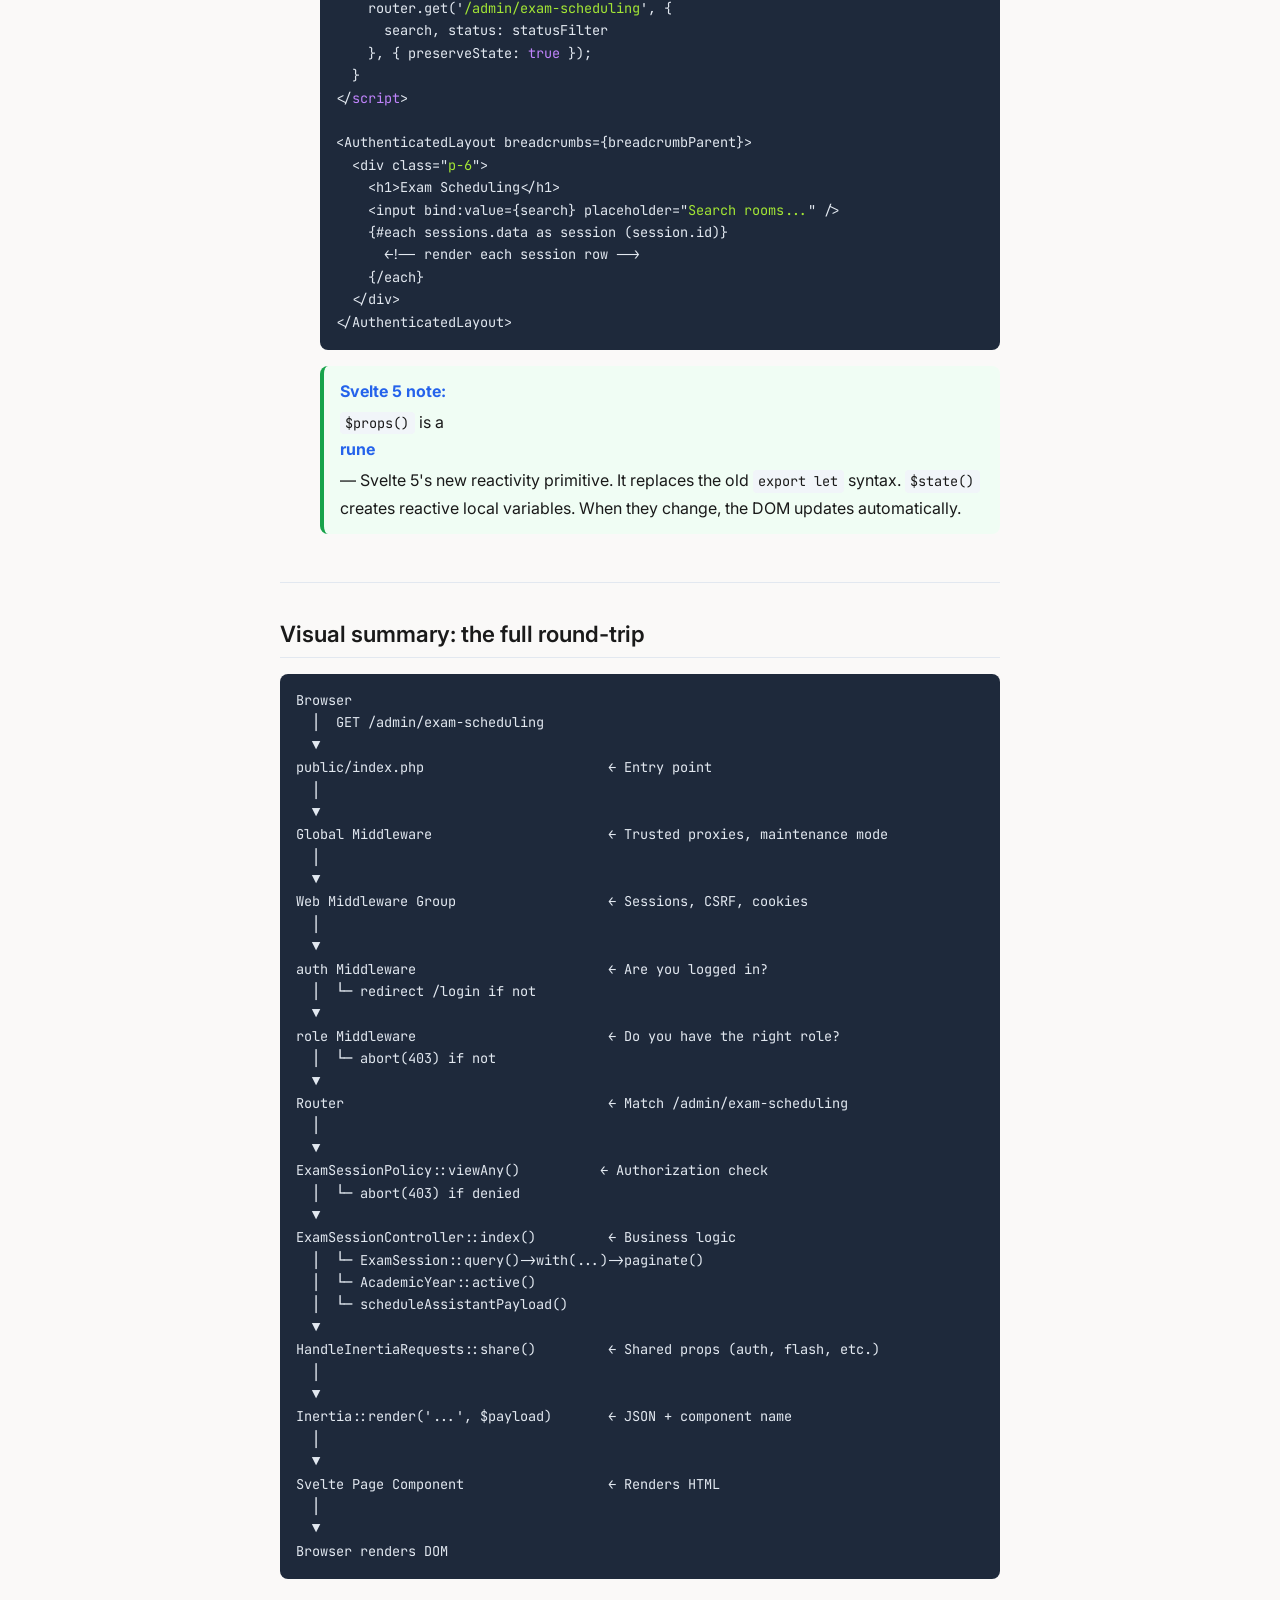
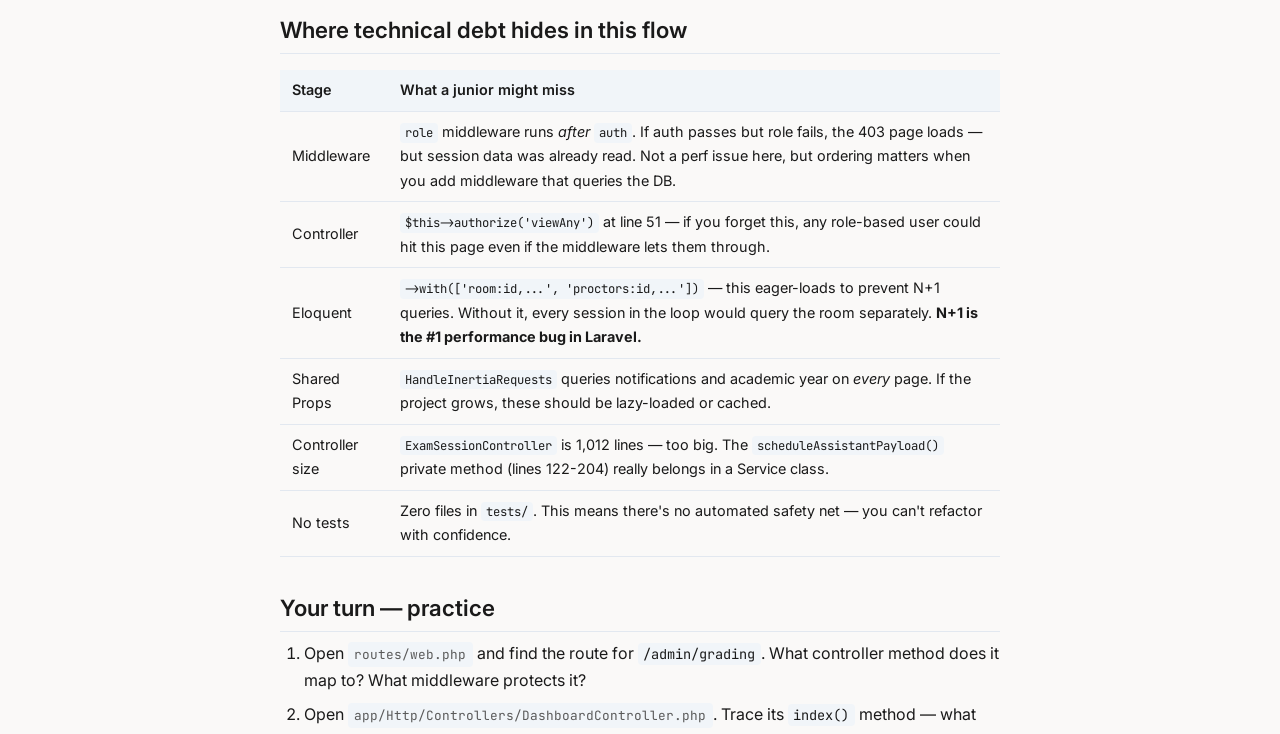
<file: securecat/lessons/0001-request-lifecycle.html>
<!DOCTYPE html>
<html lang="en">
<head>
<meta charset="UTF-8">
<meta name="viewport" content="width=device-width, initial-scale=1">
<title>Lesson 1: The Laravel Request-Response Lifecycle</title>
<link rel="stylesheet" href="../assets/lesson.css">
</head>
<body>
<article>

<h1>Lesson 1: The Laravel Request-Response Lifecycle</h1>
<p class="dim">Tracing a real SecureCAT page from URL to browser</p>

<blockquote>
<strong>Mission:</strong> Understand how a URL like <code>/admin/exam-scheduling</code> becomes a fully rendered HTML page in the browser. This is the single most important mental model for Laravel development.
</blockquote>

<h2>Why this matters</h2>
<p>Every framework has a "pipeline" — a fixed sequence of steps every request goes through. When you know the pipeline, you stop guessing. You know <em>exactly</em> where to add a feature, where to fix a bug, and why errors happen at certain stages.</p>

<h2>The route we're tracing</h2>

<p>From <span class="file-path">routes/web.php</span> (line ~200):</p>

<pre><code><span class="com">// Route registered inside middleware group 'auth' and 'role:...'</span>
Route::middleware('role:<span class="str">super_admin,registrar_administrator,test_administrator,proctor</span>')
    ->prefix('<span class="str">admin</span>')
    ->name('<span class="str">admin.</span>')
    ->group(function () {
        Route::get('<span class="str">exam-scheduling</span>', [ExamSessionController::<span class="fn">class</span>, '<span class="fn">index</span>'])
            ->name('<span class="str">exam-scheduling.index</span>');
    });
</code></pre>

<hr>

<h2>The full pipeline (9 stages)</h2>

<div class="step">
  <div class="step-num">1</div>
  <div class="step-body">
    <strong>Entry — <span class="file-path">public/index.php</span></strong>
    <p>Every request to Laravel arrives here. Apache/Nginx rewrites all URLs to this file. It loads Composer's autoloader, then bootstraps the Laravel application instance and kernel.</p>
    <pre><code><span class="com">// public/index.php (simplified)</span>
$app = <span class="kw">require</span> __DIR__.'/../bootstrap/app.php';
$kernel = $app->make(Kernel::<span class="kw">class</span>);
$response = $kernel->handle(
    $request = Request::<span class="fn">capture</span>()
)-&gt;send();
$kernel->terminate($request, $response);</code></pre>
    <blockquote class="callout info"><strong>Junior note:</strong> You'll almost never edit this file. It's the "engine starter" — you just need to know it exists and that <code>$kernel->handle()</code> is where the pipeline begins.</blockquote>
  </div>
</div>

<div class="step">
  <div class="step-num">2</div>
  <div class="step-body">
    <strong>Kernel — <span class="file-path">app/Http/Kernel.php</span></strong>
    <p>The HTTP Kernel defines <strong>middleware stacks</strong>. Every request passes through:</p>
    <ul>
      <li><strong>Global middleware</strong> — runs on every request (trusted proxies, maintenance mode check, etc.)</li>
      <li><strong>Web middleware group</strong> — session handling, CSRF protection, cookie encryption, <code>HandleInertiaRequests</code></li>
      <li><strong>Route-specific middleware</strong> — whatever you attach to the route itself</li>
    </ul>
    <p>For our route, the effective middleware stack (in order) is:</p>
    <pre>web group →
  auth →                    checks user is logged in
  role:super_admin,... →    checks user has one of these roles
  verified: true            (implicit — email verification if enabled)</pre>
    <blockquote class="callout warn"><strong>Gotcha:</strong> The <code>role</code> middleware is registered as a named middleware in <code>$routeMiddleware</code>. In SecureCAT it's <span class="file-path">app/Http/Middleware/EnsureUserHasRole.php</span> — just 29 lines.</blockquote>
  </div>
</div>

<div class="step">
  <div class="step-num">3</div>
  <div class="step-body">
    <strong>Middleware: <span class="file-path">EnsureUserHasRole.php</span></strong>
    <p>Let's look at the actual code:</p>
    <pre><code><span class="kw">class</span> <span class="ty">EnsureUserHasRole</span>
{
    <span class="kw">public function</span> <span class="fn">handle</span>(Request $request, Closure $next, <span class="kw">string</span> ...$roles): Response
    {
        <span class="kw">if</span> (! $request->user()) {
            <span class="kw">return</span> redirect()->route('<span class="str">login</span>');
        }

        <span class="kw">if</span> (! $request->user()->hasAnyRole($roles)) {
            abort(<span class="num">403</span>, '<span class="str">Unauthorized. Required role: </span>'.implode('<span class="str"> or </span>', $roles));
        }

        <span class="kw">return</span> $next($request);
    }
}</code></pre>
    <p>Two checks, 15 lines of logic. If either check fails, the request never reaches the controller — you get a redirect or 403 page instead.</p>
    <blockquote class="callout tip"><strong>Key insight:</strong> Middleware is a <strong>stack</strong> (or "onion"). Each layer can either pass the request inward (<code>$next($request)</code>) or short-circuit it (redirect/abort). The response travels back <em>out</em> through the same layers in reverse order.</blockquote>
  </div>
</div>

<div class="step">
  <div class="step-num">4</div>
  <div class="step-body">
    <strong>Routing — <span class="file-path">routes/web.php</span></strong>
    <p>Once middleware passes, the Router matches the URL path <code>/admin/exam-scheduling</code> against all registered routes. It finds the match and calls the controller method.</p>
    <pre><code>Route::get('<span class="str">exam-scheduling</span>', [ExamSessionController::<span class="kw">class</span>, '<span class="fn">index</span>'])
    ->name('<span class="str">admin.exam-scheduling.index</span>');</code></pre>
    <p>The route name (<code>admin.exam-scheduling.index</code>) lets you generate URLs in templates and controllers without hardcoding paths — <code>route('admin.exam-scheduling.index')</code> gives you <code>/admin/exam-scheduling</code>.</p>
  </div>
</div>

<div class="step">
  <div class="step-num">5</div>
  <div class="step-body">
    <strong>Controller — <span class="file-path">ExamSessionController.php</span></strong>
    <p>The <code>index()</code> method runs. Here's the simplified flow:</p>
    <pre><code><span class="kw">public function</span> <span class="fn">index</span>(Request $request): Response
{
    <span class="com">// 5a. Authorize via Policy</span>
    $this->authorize('<span class="str">viewAny</span>', ExamSession::<span class="kw">class</span>);

    <span class="com">// 5b. Determine if this is a proctor view</span>
    $isProctorView = $user->hasAnyRole(['<span class="str">proctor</span>'])
        && ! $user->hasAnyRole(['<span class="str">super_admin</span>', '<span class="str">registrar_administrator</span>']);

    <span class="com">// 5c. Query exam sessions with eager loading</span>
    $query = ExamSession::query()
        ->with(['<span class="str">room:id,name,building,capacity</span>', '<span class="str">proctors:id,name</span>'])
        ->orderBy('<span class="str">date</span>')->orderBy('<span class="str">start_time</span>');

    <span class="com">// 5d. Apply filters from query string</span>
    <span class="kw">if</span> ($request->filled('<span class="str">status</span>')) {
        $query->where('<span class="str">status</span>', $request->get('<span class="str">status</span>'));
    }
    <span class="com">// ... more filters ...</span>

    $sessions = $query->paginate(<span class="num">15</span>)->withQueryString();

    <span class="com">// 5e. Build payload & render via Inertia</span>
    <span class="kw">return</span> Inertia::render('<span class="str">Admin/TestScheduling/Index</span>', [
        '<span class="str">sessions</span>' => $sessions,
        '<span class="str">filters</span>' => $request->only([...]),
        <span class="com">// ... more data ...</span>
    ]);
}</code></pre>
    <blockquote class="callout info"><strong>Junior note:</strong> Notice the controller doesn't build HTML directly. It just gathers data and passes it to Inertia. This is the "thin controller, fat service" pattern — SecureCAT moves complex logic into service classes.</blockquote>
  </div>
</div>

<div class="step">
  <div class="step-num">6</div>
  <div class="step-body">
    <strong>Policy — <span class="file-path">app/Policies/ExamSessionPolicy.php</span></strong>
    <p>The <code>$this->authorize('viewAny')</code> call in step 5 checks the <code>ExamSessionPolicy</code> to see if the user is allowed to list exam sessions. If the policy returns <code>false</code>, Laravel throws a 403 exception before any data is queried.</p>
    <pre><code><span class="kw">class</span> <span class="ty">ExamSessionPolicy</span>
{
    <span class="kw">public function</span> <span class="fn">viewAny</span>(User $user): bool
    {
        <span class="kw">return</span> $user->hasAnyRole([
            '<span class="str">super_admin</span>',
            '<span class="str">registrar_administrator</span>',
            '<span class="str">test_administrator</span>',
            '<span class="str">proctor</span>',
        ]);
    }
}</code></pre>
    <p>Two layers of authorization here: the <strong>middleware</strong> checks the role at the route level (gate), then the <strong>policy</strong> checks at the resource level (finer-grained). Redundant? Sometimes. But defense-in-depth is intentional — the policy also applies when calling from other contexts (like API or queued jobs).</p>
  </div>
</div>

<div class="step">
  <div class="step-num">7</div>
  <div class="step-body">
    <strong>Inertia Middleware — <span class="file-path">HandleInertiaRequests.php</span></strong>
    <p>Before Inertia sends the response, this middleware injects <strong>shared props</strong> — data available on every page. In SecureCAT, that includes:</p>
    <pre><code><span class="kw">public function</span> <span class="fn">share</span>(Request $request): array
{
    <span class="kw">return</span> array_merge(parent::share($request), [
        '<span class="str">auth</span>' => [<span class="str">'user'</span> => $authUser],
        '<span class="str">flash</span>' => [
            '<span class="str">success</span>' => $request->session()->get('<span class="str">success</span>'),
            '<span class="str">error</span>'   => $request->session()->get('<span class="str">error</span>'),
        ],
        '<span class="str">csrf_token</span>' => $request->session()->token(),
        '<span class="str">notifications</span>' => $user?->notifications()->latest()->limit(<span class="num">20</span>)->get(),
        '<span class="str">activeAcademicYear</span>' => $this->resolveActiveAcademicYear(),
        <span class="com">// ... more shared state ...</span>
    ]);
}</code></pre>
    <p>These props are available in <em>every</em> Svelte page via <code>$page.props</code>. That's why <code>AuthenticatedLayout.svelte</code> can access <code>$page.props.auth.user</code> without it being passed in each controller.</p>
    <blockquote class="callout warn"><strong>Watch out:</strong> <code>HandleInertiaRequests</code> runs on every authenticated request. Avoid putting expensive DB queries here — they run on every page load, not just the one that needs them. SecureCAT loads notifications here, which is fine because it's limited to 20.</blockquote>
  </div>
</div>

<div class="step">
  <div class="step-num">8</div>
  <div class="step-body">
    <strong>Inertia rendering — Server to Client</strong>
    <p>Inertia receives the controller's data and shared props, then:</p>
    <ol>
      <li><strong>First visit:</strong> Renders a full Blade view (<code>resources/views/app.blade.php</code>) that loads the Svelte app. It bootstraps the page data as a JSON <code>&lt;div id="app" data-page="..."&gt;</code> attribute.</li>
      <li><strong>Subsequent visits (SPA):</strong> Sends a JSON response with <code>X-Inertia</code> header. The client-side router swaps the component without a full page reload.</li>
    </ol>
    <pre><code><span class="com">// This is what Inertia::render() does internally:</span>
{
  "<span class="str">component</span>": "<span class="str">Admin/TestScheduling/Index</span>",
  "<span class="str">props</span>": {
    "<span class="str">auth</span>": { "<span class="str">user</span>": { <span class="str">"id"</span>: <span class="num">1</span>, <span class="str">"name"</span>: <span class="str">"admin"</span>, ... } },
    "<span class="str">sessions</span>": { "<span class="str">data</span>": [...], "<span class="str">meta</span>": { ... } },
    "<span class="str">filters</span>": { ... },
    ...
  },
  "<span class="str">url</span>": "<span class="str">/admin/exam-scheduling</span>",
  "<span class="str">version</span>": "<span class="str">abc123</span>"
}</code></pre>
  </div>
</div>

<div class="step">
  <div class="step-num">9</div>
  <div class="step-body">
    <strong>Svelte page — <span class="file-path">resources/js/Pages/Admin/TestScheduling/Index.svelte</span></strong>
    <p>The Svelte component receives <code>sessions</code>, <code>filters</code>, <code>statuses</code>, etc. as props from Inertia. It renders the exam scheduling table inside <span class="file-path">AuthenticatedLayout.svelte</span>, which provides the sidebar, header, notifications dropdown, and theme toggle.</p>
    <pre><code><span class="com">&lt;!-- Simplified structure of the Svelte page --&gt;</span>
&lt;<span class="kw">script</span>&gt;
  <span class="kw">let</span> { sessions, filters, statuses, breadcrumbParent } = $props();
  <span class="kw">let</span> search = $state(filters.search ?? '');
  <span class="kw">let</span> statusFilter = $state(filters.status ?? '');

  <span class="kw">function</span> <span class="fn">applyFilters</span>() {
    router.get('<span class="str">/admin/exam-scheduling</span>', {
      search, status: statusFilter
    }, { preserveState: <span class="kw">true</span> });
  }
&lt;/<span class="kw">script</span>&gt;

&lt;AuthenticatedLayout breadcrumbs={breadcrumbParent}&gt;
  &lt;div class="<span class="str">p-6</span>"&gt;
    &lt;h1&gt;Exam Scheduling&lt;/h1&gt;
    &lt;input bind:value={search} placeholder="<span class="str">Search rooms...</span>" /&gt;
    {#each sessions.data as session (session.id)}
      &lt;!-- render each session row --&gt;
    {/each}
  &lt;/div&gt;
&lt;/AuthenticatedLayout&gt;</code></pre>
    <blockquote class="callout tip"><strong>Svelte 5 note:</strong> <code>$props()</code> is a <strong>rune</strong> — Svelte 5's new reactivity primitive. It replaces the old <code>export let</code> syntax. <code>$state()</code> creates reactive local variables. When they change, the DOM updates automatically.</blockquote>
  </div>
</div>

<hr>

<h2>Visual summary: the full round-trip</h2>

<pre><code>Browser
  │  GET /admin/exam-scheduling
  ▼
public/index.php                       ← Entry point
  │
  ▼
Global Middleware                      ← Trusted proxies, maintenance mode
  │
  ▼
Web Middleware Group                   ← Sessions, CSRF, cookies
  │
  ▼
auth Middleware                        ← Are you logged in?
  │  └─ redirect /login if not
  ▼
role Middleware                        ← Do you have the right role?
  │  └─ abort(403) if not
  ▼
Router                                 ← Match /admin/exam-scheduling
  │
  ▼
ExamSessionPolicy::viewAny()          ← Authorization check
  │  └─ abort(403) if denied
  ▼
ExamSessionController::index()         ← Business logic
  │  └─ ExamSession::query()->with(...)->paginate()
  │  └─ AcademicYear::active()
  │  └─ scheduleAssistantPayload()
  ▼
HandleInertiaRequests::share()         ← Shared props (auth, flash, etc.)
  │
  ▼
Inertia::render('...', $payload)       ← JSON + component name
  │
  ▼
Svelte Page Component                  ← Renders HTML
  │
  ▼
Browser renders DOM</code></pre>

<h2>Where technical debt hides in this flow</h2>

<table>
  <tr>
    <th>Stage</th>
    <th>What a junior might miss</th>
  </tr>
  <tr>
    <td>Middleware</td>
    <td><code>role</code> middleware runs <em>after</em> <code>auth</code>. If auth passes but role fails, the 403 page loads — but session data was already read. Not a perf issue here, but ordering matters when you add middleware that queries the DB.</td>
  </tr>
  <tr>
    <td>Controller</td>
    <td><code>$this->authorize('viewAny')</code> at line 51 — if you forget this, any role-based user could hit this page even if the middleware lets them through.</td>
  </tr>
  <tr>
    <td>Eloquent</td>
    <td><code>->with(['room:id,...', 'proctors:id,...'])</code> — this eager-loads to prevent N+1 queries. Without it, every session in the loop would query the room separately. <strong>N+1 is the #1 performance bug in Laravel.</strong></td>
  </tr>
  <tr>
    <td>Shared Props</td>
    <td><code>HandleInertiaRequests</code> queries notifications and academic year on <em>every</em> page. If the project grows, these should be lazy-loaded or cached.</td>
  </tr>
  <tr>
    <td>Controller size</td>
    <td><code>ExamSessionController</code> is 1,012 lines — too big. The <code>scheduleAssistantPayload()</code> private method (lines 122-204) really belongs in a Service class.</td>
  </tr>
  <tr>
    <td>No tests</td>
    <td>Zero files in <code>tests/</code>. This means there's no automated safety net — you can't refactor with confidence.</td>
  </tr>
</table>

<h2>Your turn — practice</h2>

<ol>
  <li>Open <span class="file-path">routes/web.php</span> and find the route for <code>/admin/grading</code>. What controller method does it map to? What middleware protects it?</li>
  <li>Open <span class="file-path">app/Http/Controllers/DashboardController.php</span>. Trace its <code>index()</code> method — what data does it send to the Svelte page?</li>
  <li>Check <span class="file-path">resources/js/Pages/Dashboard.svelte</span> — what <code>$props()</code> does it expect?</li>
  <li>Open <span class="file-path">app/Http/Kernel.php</span> — what global middleware and middleware groups are defined?</li>
</ol>

<blockquote><strong>Follow up:</strong> If anything is unclear, ask me directly. I can open any file and walk through it with you.</blockquote>

<div class="footer">
  <p>Lesson 1 of the SecureCAT learning track | <a href="../learning-records/0001-understood-lifecycle.md">Learning record</a> | <a href="../reference/laravel-glossary.html">Reference: Laravel Glossary</a></p>
</div>

</article>
</body>
</html>
</file>
<file: securecat/assets/lesson.css>
/* Teaching workspace shared styles — inspired by Tufte CSS */
@import url('https://fonts.googleapis.com/css2?family=Inter:opsz@14..32&family=JetBrains+Mono&display=swap');

:root {
  --bg: #faf9f8;
  --fg: #1a1a1a;
  --dim: #5a5a5a;
  --accent: #2563eb;
  --accent-bg: #eff6ff;
  --code-bg: #f1f5f9;
  --border: #e2e8f0;
  --green: #16a34a;
  --amber: #d97706;
  --red: #dc2626;
  --purple: #7c3aed;
  --width: min(72ch, 100vw - 4rem);
}

* { box-sizing: border-box; margin: 0; padding: 0; }

body {
  font-family: 'Inter', system-ui, sans-serif;
  font-size: 16px;
  line-height: 1.7;
  color: var(--fg);
  background: var(--bg);
  padding: 2rem 1rem;
}

article {
  max-width: var(--width);
  margin: 0 auto;
}

h1 { font-size: 2rem; font-weight: 700; margin: 2rem 0 0.5rem; letter-spacing: -0.02em; }
h2 { font-size: 1.4rem; font-weight: 600; margin: 2rem 0 0.5rem; padding-bottom: 0.25rem; border-bottom: 1px solid var(--border); }
h3 { font-size: 1.1rem; font-weight: 600; margin: 1.5rem 0 0.5rem; }
h4 { font-size: 1rem; font-weight: 600; margin: 1rem 0 0.25rem; }

p, li { margin-bottom: 0.75rem; }

a { color: var(--accent); text-decoration: underline; text-underline-offset: 2px; }
a:hover { color: #1d4ed8; }

code {
  font-family: 'JetBrains Mono', monospace;
  font-size: 0.85em;
  background: var(--code-bg);
  padding: 0.15em 0.4em;
  border-radius: 4px;
}
pre {
  background: #1e293b;
  color: #e2e8f0;
  padding: 1rem;
  border-radius: 8px;
  overflow-x: auto;
  font-size: 0.85em;
  line-height: 1.5;
  margin: 1rem 0;
}
pre code { background: none; padding: 0; color: inherit; font-size: 1em; }

/* Syntax highlight convenience classes */
.kw { color: #c084fc; }  /* keyword */
.fn { color: #60a5fa; }  /* function */
.str { color: #a3e635; } /* string */
.com { color: #64748b; font-style: italic; } /* comment */
.num { color: #fbbf24; } /* number */
.ty { color: #67e8f9; }  /* type */
.var { color: #fca5a5; } /* variable */

blockquote {
  border-left: 3px solid var(--accent);
  padding: 0.75rem 1rem;
  background: var(--accent-bg);
  border-radius: 0 8px 8px 0;
  margin: 1.25rem 0;
}
blockquote strong { color: var(--accent); }

.callout {
  padding: 0.75rem 1rem;
  border-radius: 8px;
  margin: 1rem 0;
  border-left: 4px solid;
}
.callout.info { background: var(--accent-bg); border-color: var(--accent); }
.callout.warn { background: #fffbeb; border-color: var(--amber); }
.callout.tip { background: #f0fdf4; border-color: var(--green); }

.step { display: flex; gap: 0.75rem; align-items: flex-start; margin: 1.5rem 0; }
.step-num {
  flex-shrink: 0;
  width: 28px; height: 28px;
  background: var(--accent);
  color: white;
  border-radius: 50%;
  display: flex; align-items: center; justify-content: center;
  font-size: 0.85rem; font-weight: 700;
}
.step-body { min-width: 0; }
.step-body strong { display: block; margin-bottom: 0.25rem; }

.file-path {
  display: inline-block;
  font-family: 'JetBrains Mono', monospace;
  font-size: 0.8em;
  background: var(--code-bg);
  padding: 0.15em 0.5em;
  border-radius: 4px;
  color: var(--dim);
}

ul, ol { padding-left: 1.5rem; }
li { margin-bottom: 0.4rem; }

hr { border: none; border-top: 1px solid var(--border); margin: 2rem 0; }

table { width: 100%; border-collapse: collapse; margin: 1rem 0; font-size: 0.9em; }
th, td { padding: 0.5rem 0.75rem; text-align: left; border-bottom: 1px solid var(--border); }
th { background: var(--code-bg); font-weight: 600; }

.footer { margin-top: 3rem; padding-top: 1rem; border-top: 1px solid var(--border); font-size: 0.85em; color: var(--dim); }
</file>
